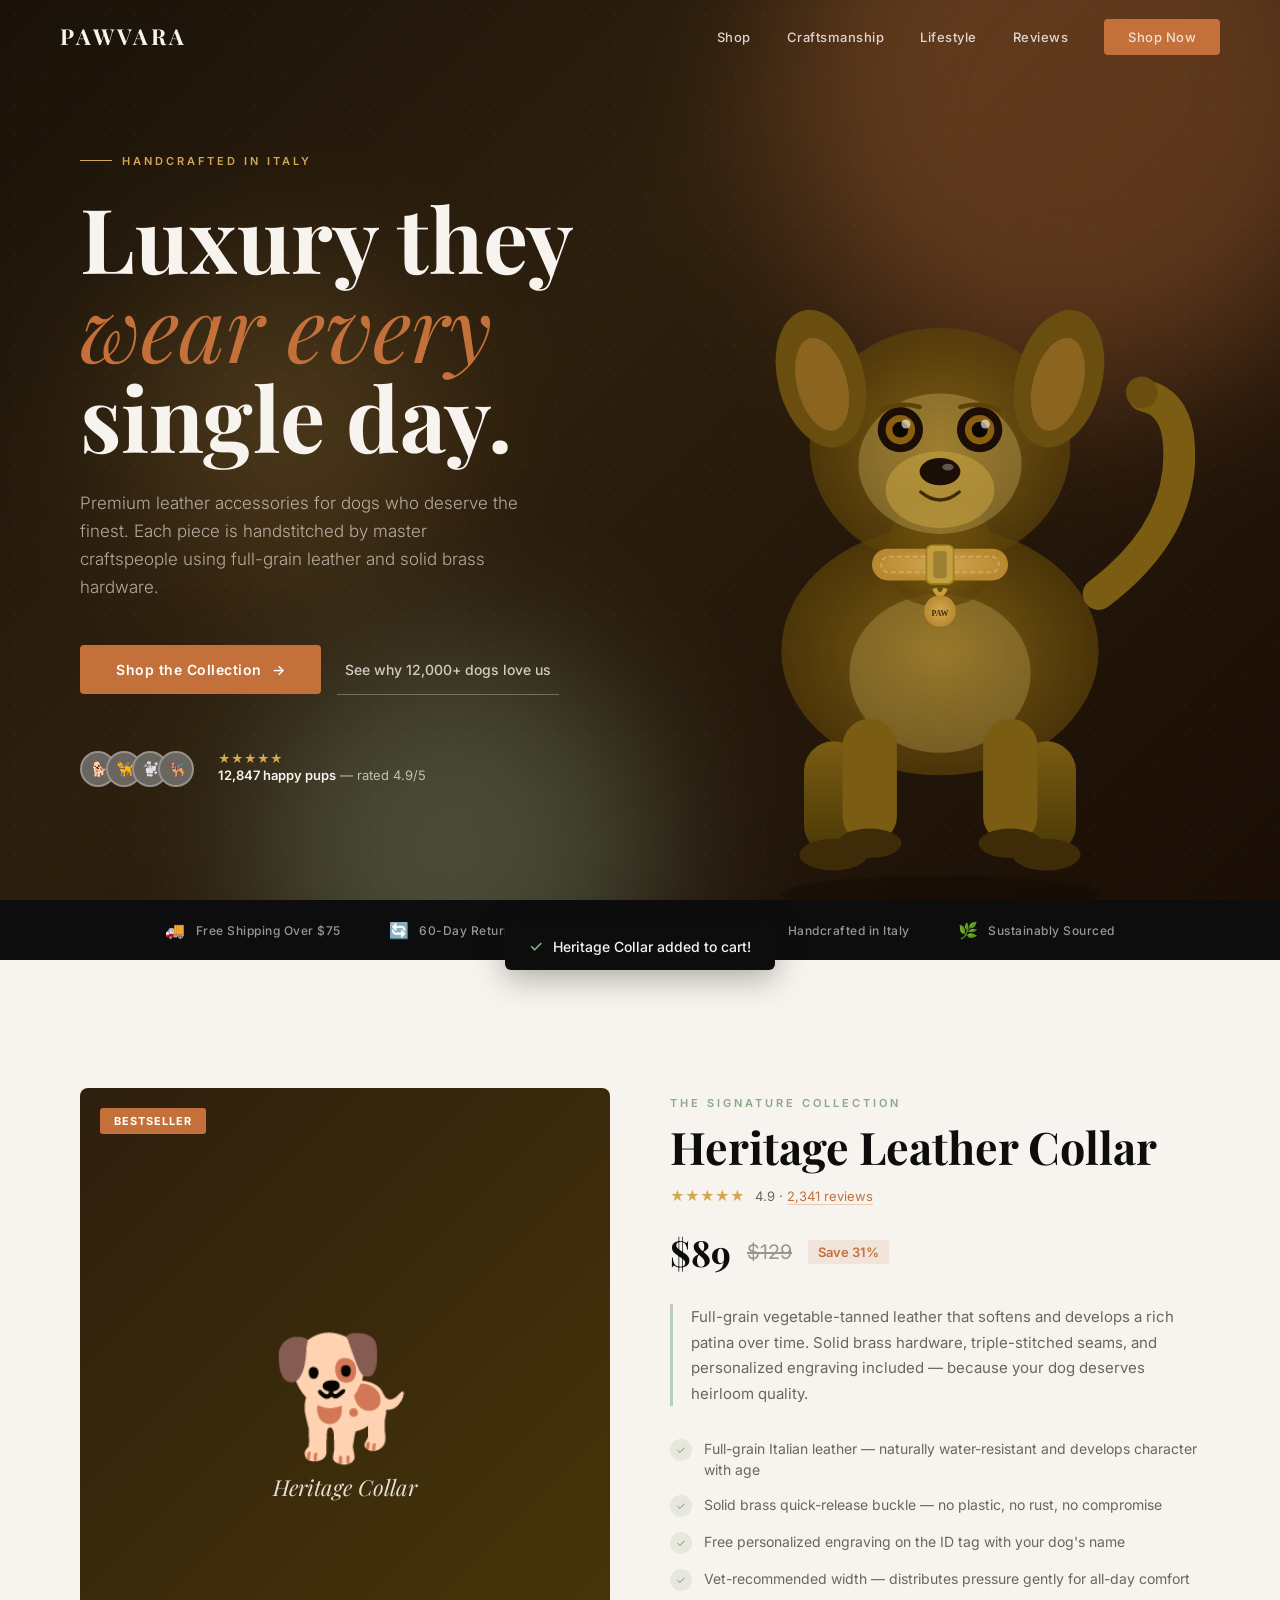
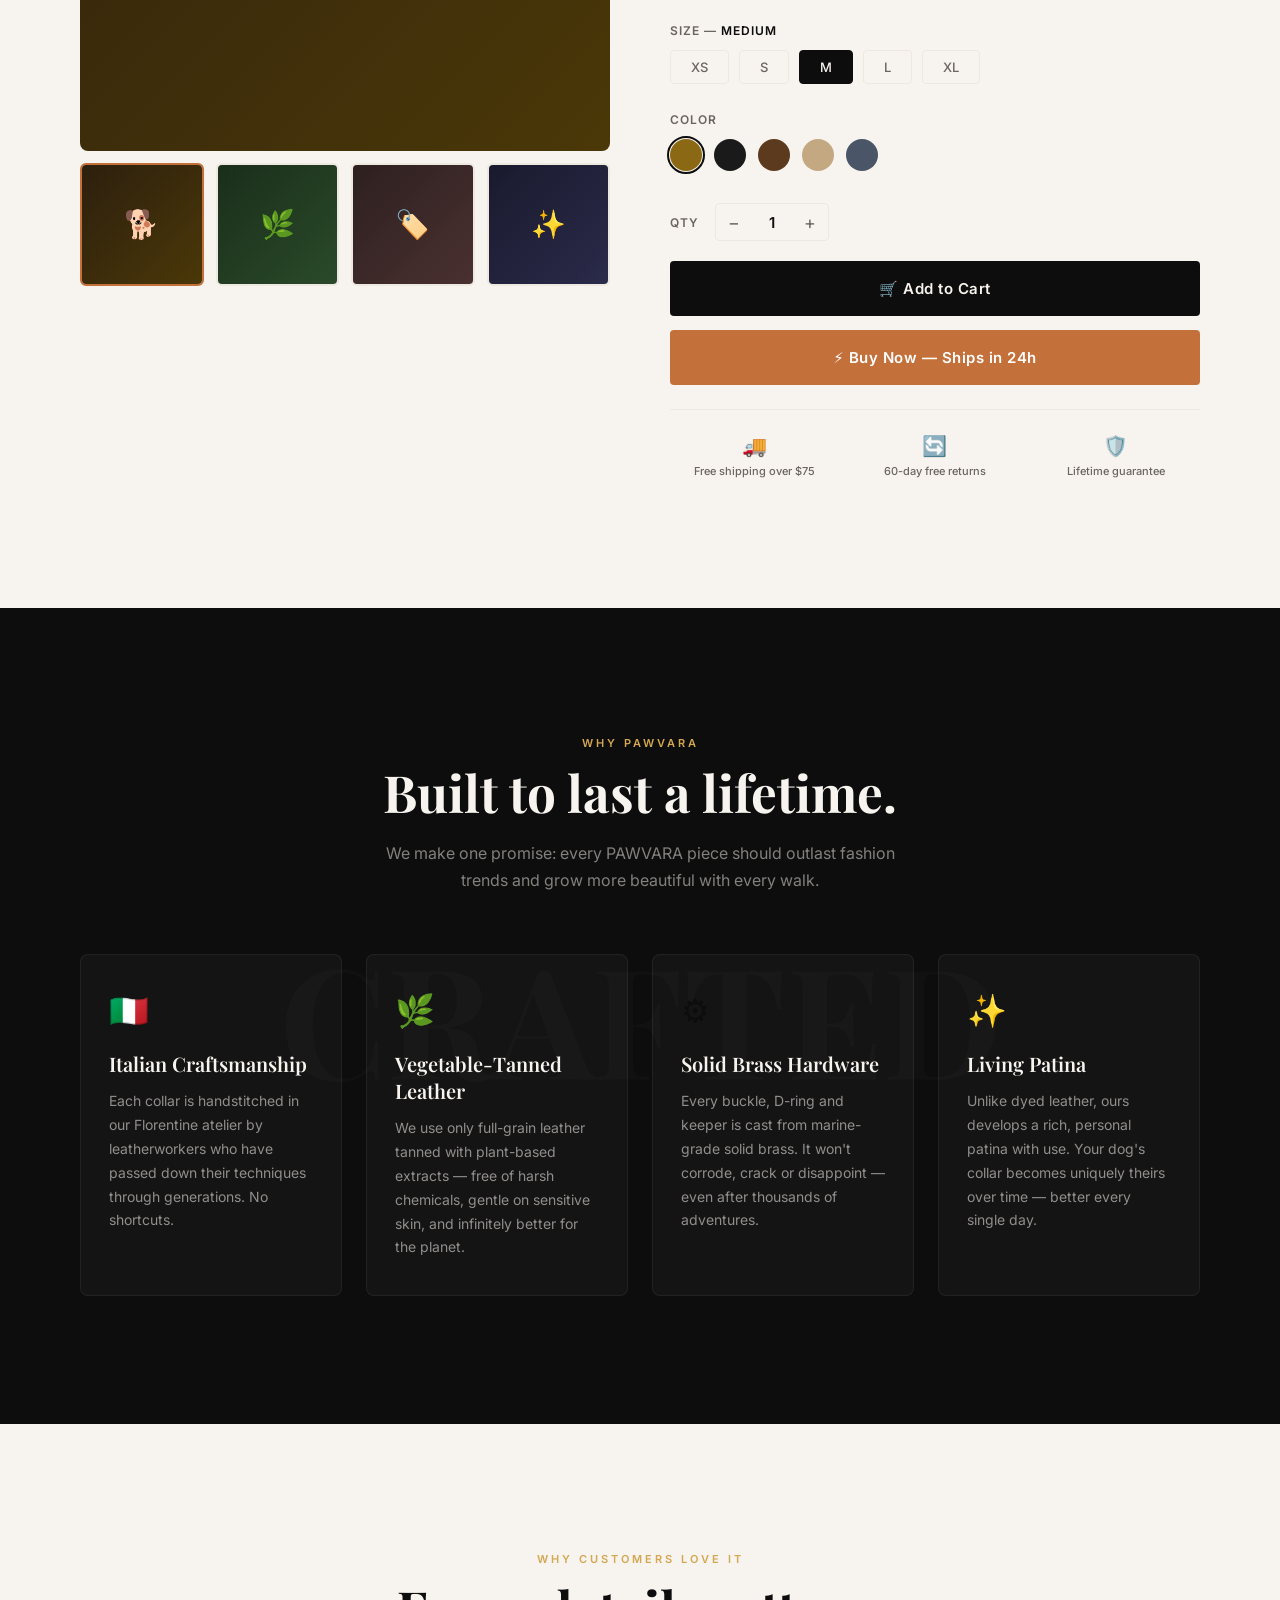
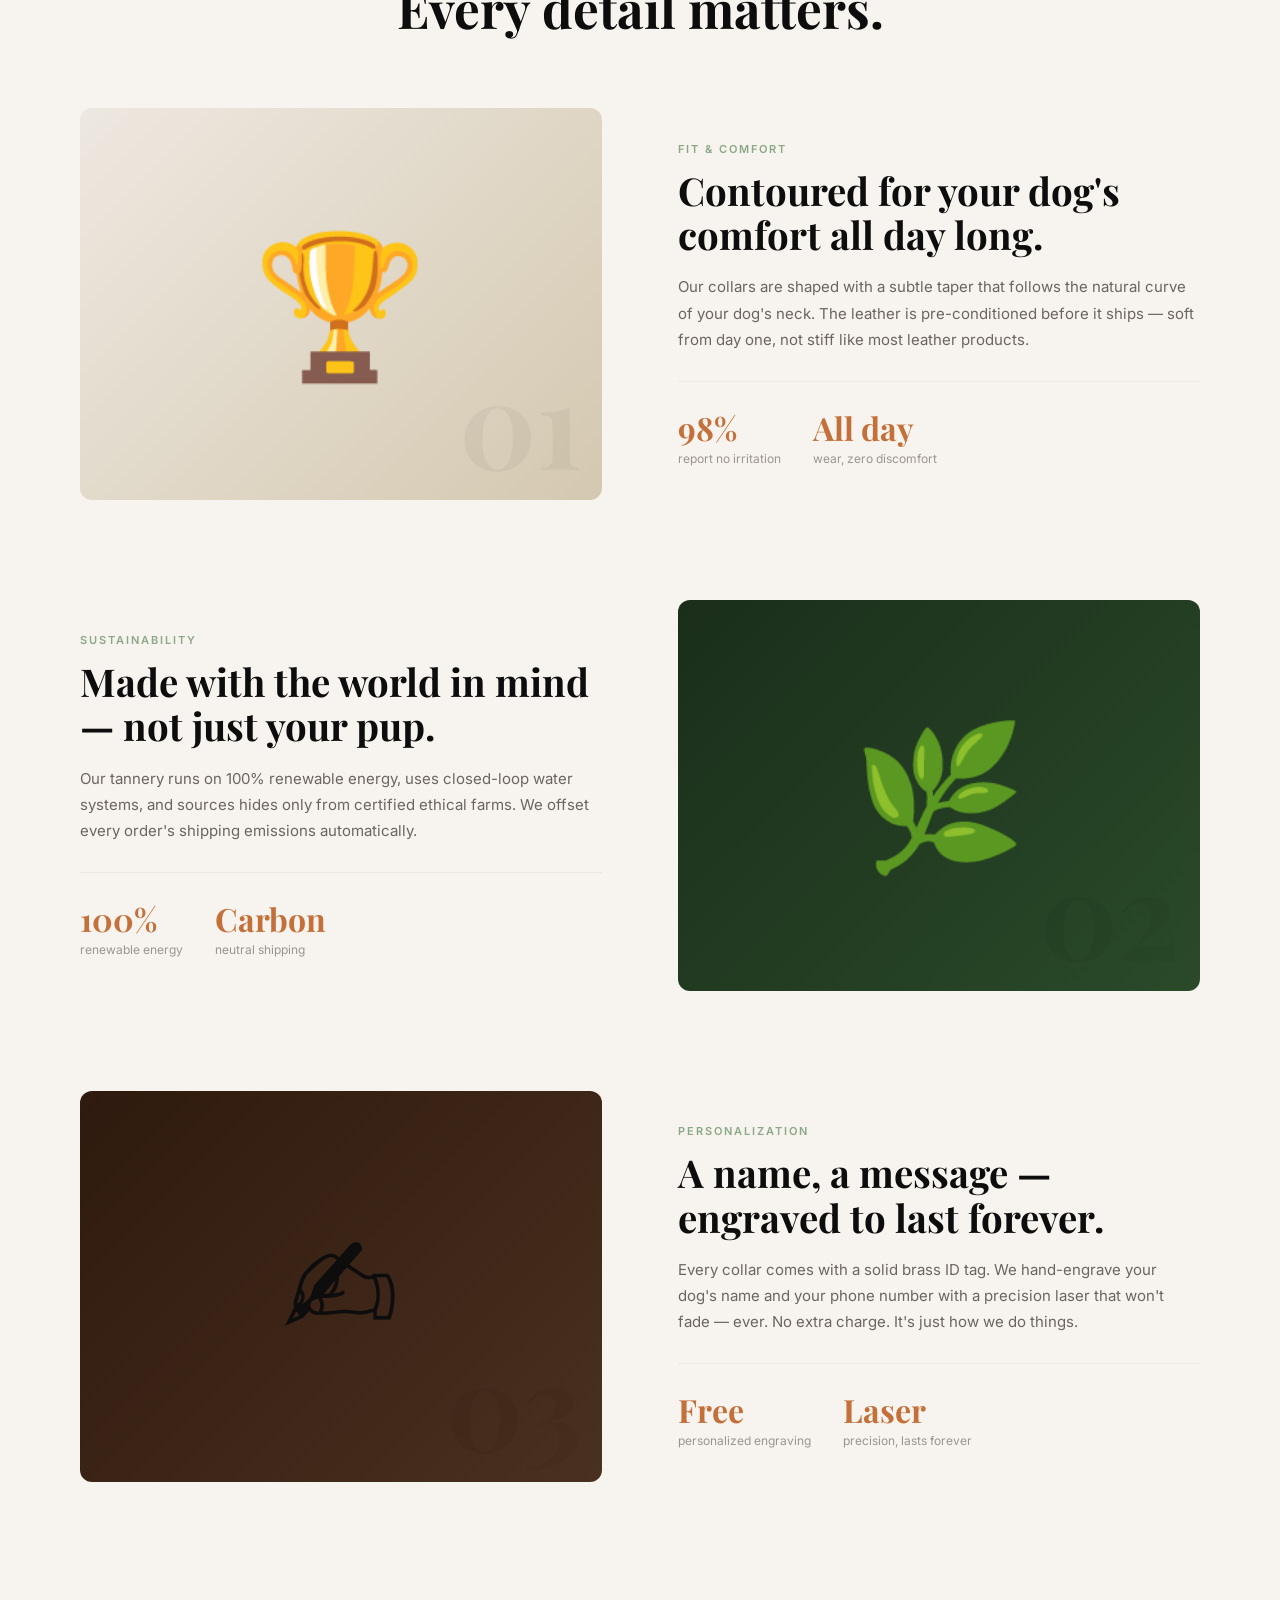
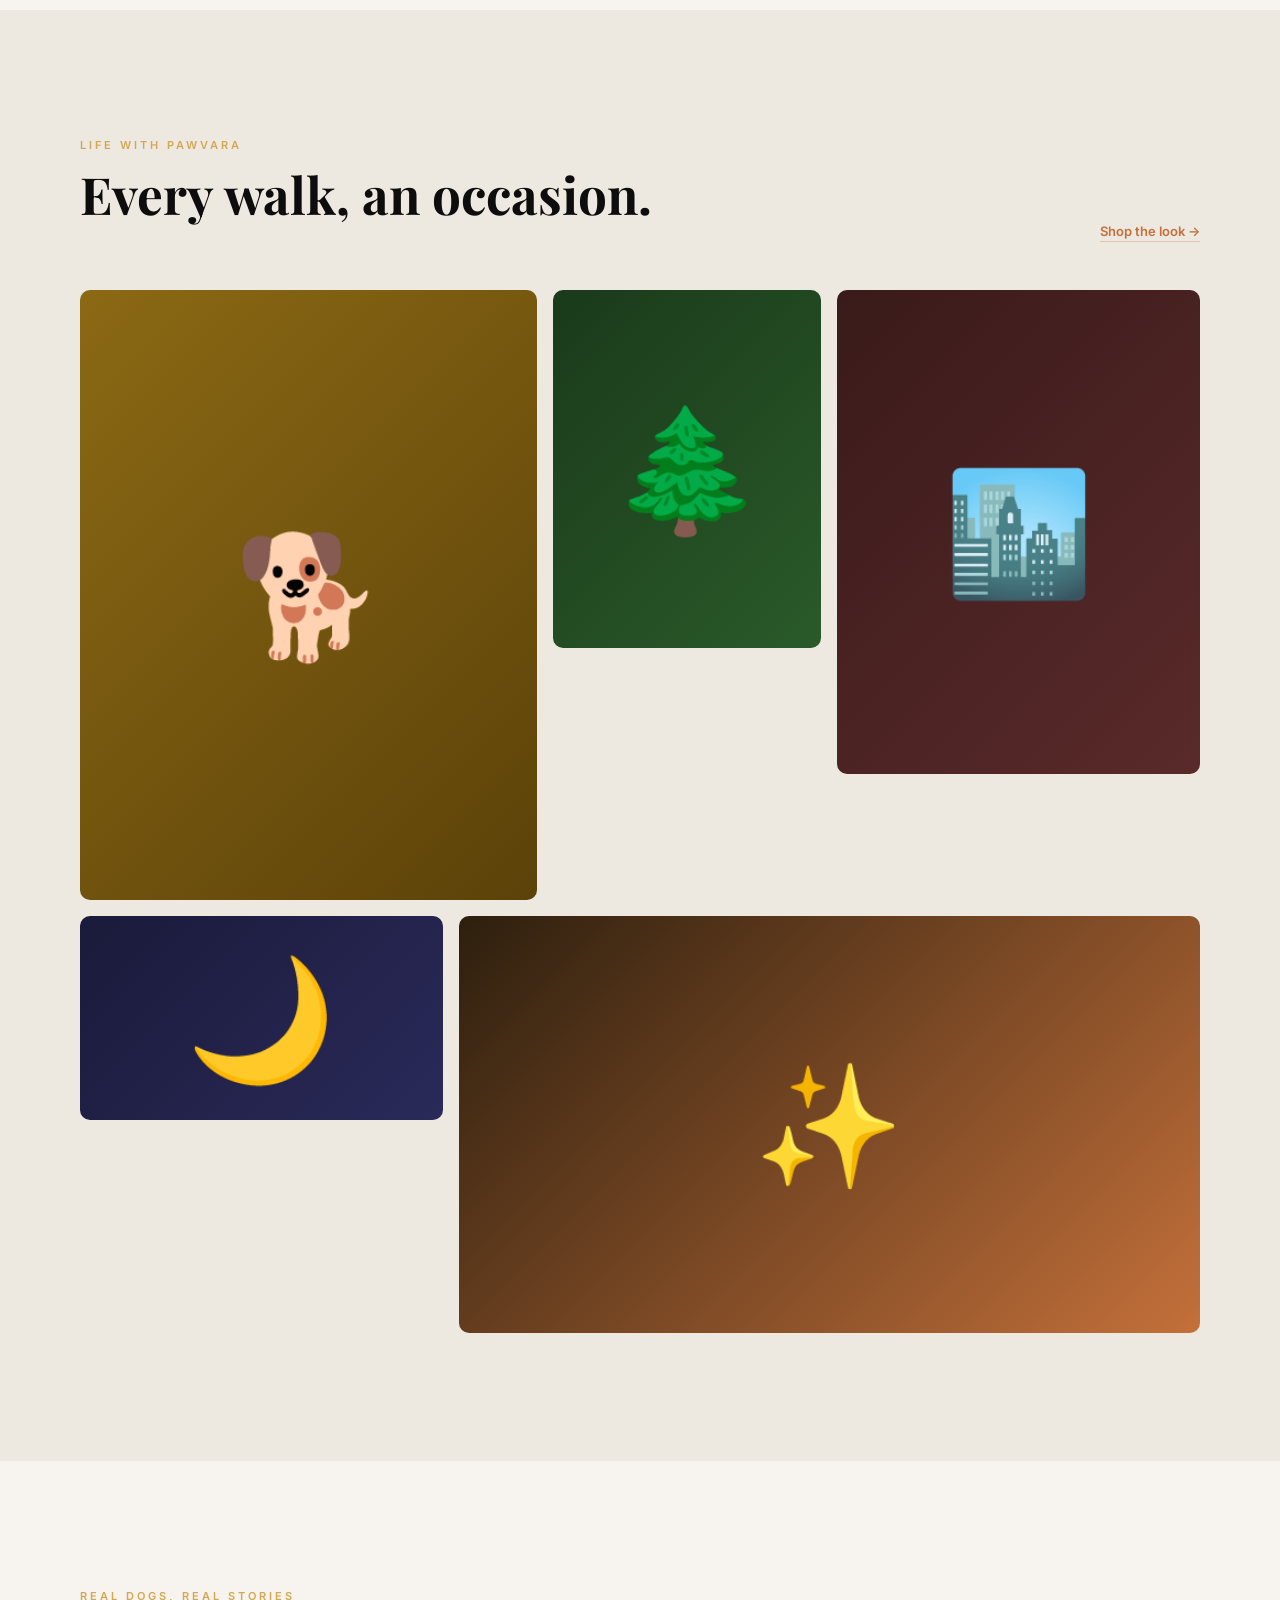
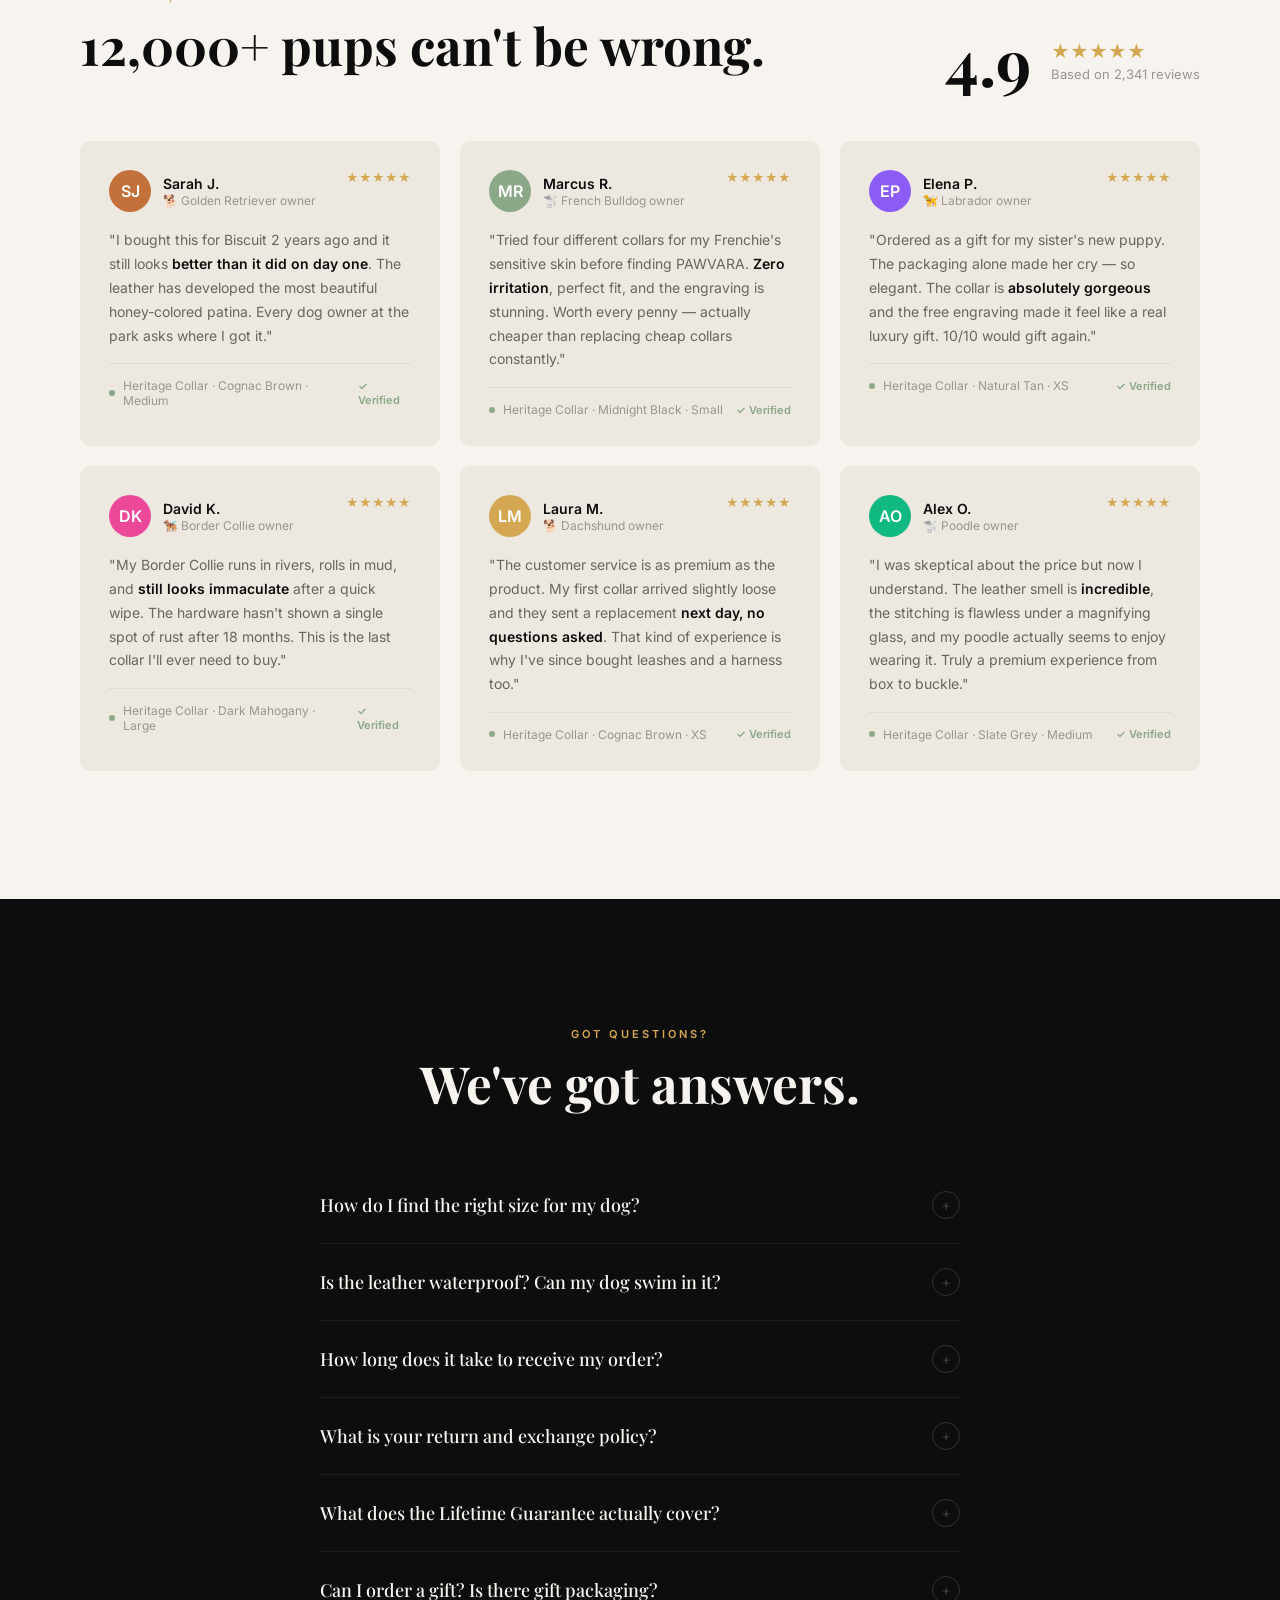
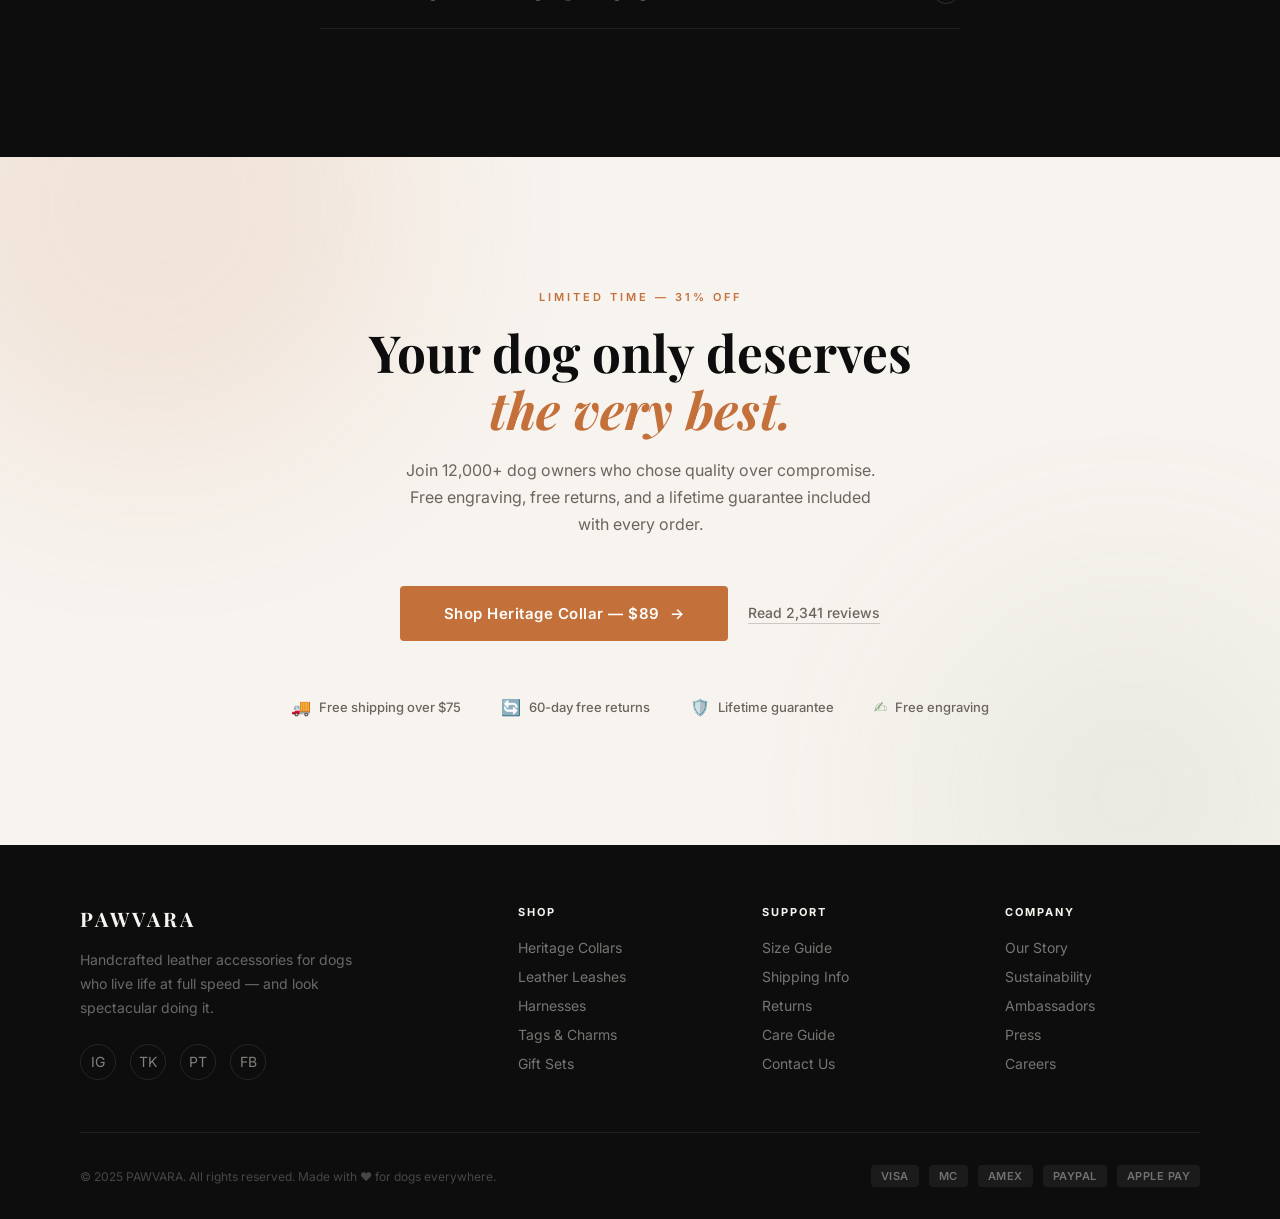
<file: index copy.html>
<!DOCTYPE html>
<html lang="en">
<head>
<meta charset="UTF-8">
<meta name="viewport" content="width=device-width, initial-scale=1.0">
<title>PAWVARA — Premium Dog Accessories</title>
<meta name="description" content="Handcrafted leather dog collars, leashes, and accessories for dogs who deserve the best. Shop PAWVARA's premium collection.">
<link rel="preconnect" href="https://fonts.googleapis.com">
<link rel="preconnect" href="https://fonts.gstatic.com" crossorigin>
<link href="https://fonts.googleapis.com/css2?family=Playfair+Display:ital,wght@0,400;0,500;0,600;0,700;1,400;1,500&family=Inter:wght@300;400;500;600&display=swap" rel="stylesheet">
<style>
/* ═══════════════════════════════════════════
   TOKENS & RESET
═══════════════════════════════════════════ */
:root {
  --obsidian: #0D0D0D;
  --ivory: #F7F3EE;
  --ivory-deep: #EDE8E0;
  --sage: #8BA888;
  --sage-light: #B8CFBA;
  --amber: #C4703A;
  --amber-light: #D4895C;
  --gold: #D4A853;
  --stone: #6B6560;
  --stone-light: #9B9590;
  --white: #FFFFFF;

  --font-display: 'Playfair Display', Georgia, serif;
  --font-body: 'Inter', system-ui, sans-serif;

  --ease-out: cubic-bezier(0.16, 1, 0.3, 1);
  --ease-in-out: cubic-bezier(0.45, 0, 0.55, 1);

  --nav-h: 72px;
  --section-pad: clamp(80px, 10vw, 140px);
  --container: 1240px;
  --gutter: clamp(20px, 5vw, 60px);
}

*, *::before, *::after { box-sizing: border-box; margin: 0; padding: 0; }

html { scroll-behavior: smooth; font-size: 16px; }

body {
  font-family: var(--font-body);
  background: var(--ivory);
  color: var(--obsidian);
  overflow-x: hidden;
  -webkit-font-smoothing: antialiased;
}

img { display: block; max-width: 100%; }
a { text-decoration: none; color: inherit; }
button { border: none; cursor: pointer; font-family: var(--font-body); }
ul { list-style: none; }

.container {
  max-width: var(--container);
  margin: 0 auto;
  padding: 0 var(--gutter);
}

/* ═══════════════════════════════════════════
   SCROLL ANIMATIONS
═══════════════════════════════════════════ */
.reveal {
  opacity: 0;
  transform: translateY(40px);
  transition: opacity 0.8s var(--ease-out), transform 0.8s var(--ease-out);
}
.reveal.revealed { opacity: 1; transform: translateY(0); }
.reveal-delay-1 { transition-delay: 0.1s; }
.reveal-delay-2 { transition-delay: 0.2s; }
.reveal-delay-3 { transition-delay: 0.3s; }
.reveal-delay-4 { transition-delay: 0.4s; }
.reveal-left {
  opacity: 0;
  transform: translateX(-40px);
  transition: opacity 0.9s var(--ease-out), transform 0.9s var(--ease-out);
}
.reveal-left.revealed { opacity: 1; transform: translateX(0); }
.reveal-right {
  opacity: 0;
  transform: translateX(40px);
  transition: opacity 0.9s var(--ease-out), transform 0.9s var(--ease-out);
}
.reveal-right.revealed { opacity: 1; transform: translateX(0); }
.reveal-scale {
  opacity: 0;
  transform: scale(0.92);
  transition: opacity 0.9s var(--ease-out), transform 0.9s var(--ease-out);
}
.reveal-scale.revealed { opacity: 1; transform: scale(1); }

@media (prefers-reduced-motion: reduce) {
  .reveal, .reveal-left, .reveal-right, .reveal-scale {
    opacity: 1; transform: none; transition: none;
  }
}

/* ═══════════════════════════════════════════
   NAV
═══════════════════════════════════════════ */
.nav {
  position: fixed;
  top: 0; left: 0; right: 0;
  height: var(--nav-h);
  z-index: 100;
  display: flex;
  align-items: center;
  padding: 0 var(--gutter);
  transition: background 0.4s ease, box-shadow 0.4s ease;
}
.nav.scrolled {
  background: rgba(247, 243, 238, 0.95);
  backdrop-filter: blur(12px);
  box-shadow: 0 1px 0 rgba(13,13,13,0.08);
}
.nav-inner {
  width: 100%;
  max-width: var(--container);
  margin: 0 auto;
  display: flex;
  align-items: center;
  justify-content: space-between;
}
.nav-logo {
  font-family: var(--font-display);
  font-size: 22px;
  font-weight: 700;
  letter-spacing: 3px;
  color: var(--ivory);
  transition: color 0.4s;
}
.nav.scrolled .nav-logo { color: var(--obsidian); }
.nav-links {
  display: flex;
  gap: 36px;
  align-items: center;
}
.nav-links a {
  font-size: 13px;
  font-weight: 500;
  letter-spacing: 0.5px;
  color: rgba(247,243,238,0.85);
  transition: color 0.2s;
}
.nav.scrolled .nav-links a { color: var(--stone); }
.nav-links a:hover { color: var(--amber); }
.nav.scrolled .nav-links a:hover { color: var(--amber); }
.nav-cta {
  background: var(--amber);
  color: var(--white);
  padding: 10px 24px;
  border-radius: 4px;
  font-size: 13px;
  font-weight: 600;
  letter-spacing: 0.5px;
  transition: background 0.2s, transform 0.2s;
}
.nav-cta:hover { background: var(--amber-light); transform: translateY(-1px); color: var(--white); }
.nav-hamburger {
  display: none;
  flex-direction: column;
  gap: 5px;
  background: none;
  padding: 4px;
}
.nav-hamburger span {
  display: block;
  width: 22px;
  height: 2px;
  background: var(--ivory);
  transition: background 0.4s, transform 0.3s;
  border-radius: 2px;
}
.nav.scrolled .nav-hamburger span { background: var(--obsidian); }

/* Mobile nav drawer */
.nav-drawer {
  position: fixed;
  top: 0; right: -100%;
  width: min(320px, 85vw);
  height: 100vh;
  background: var(--ivory);
  z-index: 200;
  padding: 80px 40px 40px;
  display: flex;
  flex-direction: column;
  gap: 32px;
  transition: right 0.4s var(--ease-out);
  box-shadow: -4px 0 40px rgba(0,0,0,0.15);
}
.nav-drawer.open { right: 0; }
.nav-drawer a {
  font-family: var(--font-display);
  font-size: 22px;
  font-weight: 500;
  color: var(--obsidian);
  border-bottom: 1px solid var(--ivory-deep);
  padding-bottom: 16px;
}
.nav-overlay {
  position: fixed;
  inset: 0;
  background: rgba(0,0,0,0.5);
  z-index: 150;
  opacity: 0;
  pointer-events: none;
  transition: opacity 0.3s;
}
.nav-overlay.active { opacity: 1; pointer-events: all; }
.drawer-close {
  position: absolute;
  top: 24px; right: 24px;
  background: none;
  font-size: 24px;
  color: var(--stone);
  line-height: 1;
}

@media (max-width: 768px) {
  .nav-links { display: none; }
  .nav-hamburger { display: flex; }
}

/* ═══════════════════════════════════════════
   HERO
═══════════════════════════════════════════ */
.hero {
  position: relative;
  height: 100vh;
  min-height: 640px;
  display: flex;
  align-items: center;
  overflow: hidden;
}
.hero-bg {
  position: absolute;
  inset: 0;
  background: linear-gradient(135deg, #1a1209 0%, #2d1f0e 40%, #1a0e06 100%);
}
/* Animated gradient orbs */
.hero-orb {
  position: absolute;
  border-radius: 50%;
  filter: blur(80px);
  opacity: 0.35;
  animation: float 8s ease-in-out infinite;
}
.hero-orb-1 {
  width: 600px; height: 600px;
  background: var(--amber);
  top: -200px; right: -100px;
  animation-delay: 0s;
}
.hero-orb-2 {
  width: 400px; height: 400px;
  background: var(--sage);
  bottom: -150px; left: 20%;
  animation-delay: -3s;
}
.hero-orb-3 {
  width: 300px; height: 300px;
  background: var(--gold);
  top: 30%; left: 10%;
  animation-delay: -5s;
  opacity: 0.2;
}
@keyframes float {
  0%, 100% { transform: translateY(0) scale(1); }
  50% { transform: translateY(-30px) scale(1.05); }
}

/* Dog silhouette illustration */
.hero-illustration {
  position: absolute;
  right: 0;
  bottom: 0;
  width: min(55%, 680px);
  height: 90%;
  overflow: hidden;
  opacity: 0;
  transform: translateX(30px);
  animation: heroImgIn 1.2s 0.4s var(--ease-out) forwards;
}
@keyframes heroImgIn {
  to { opacity: 1; transform: translateX(0); }
}
.hero-dog-scene {
  width: 100%;
  height: 100%;
  position: relative;
}
/* SVG illustration of a dog */
.hero-illustration svg {
  width: 100%;
  height: 100%;
  object-fit: contain;
}

/* Mesh texture overlay */
.hero-mesh {
  position: absolute;
  inset: 0;
  background-image: radial-gradient(rgba(255,255,255,0.03) 1px, transparent 1px);
  background-size: 30px 30px;
  pointer-events: none;
}

.hero-content {
  position: relative;
  z-index: 2;
  padding: calc(var(--nav-h) + 20px) var(--gutter) 60px;
  width: 100%;
  max-width: var(--container);
  margin: 0 auto;
}
.hero-eyebrow {
  display: inline-flex;
  align-items: center;
  gap: 10px;
  font-size: 11px;
  font-weight: 600;
  letter-spacing: 3px;
  text-transform: uppercase;
  color: var(--gold);
  margin-bottom: 24px;
  opacity: 0;
  animation: fadeUp 0.8s 0.5s var(--ease-out) forwards;
}
.hero-eyebrow::before {
  content: '';
  display: block;
  width: 32px;
  height: 1px;
  background: var(--gold);
}
.hero-headline {
  font-family: var(--font-display);
  font-size: clamp(48px, 7vw, 96px);
  font-weight: 700;
  line-height: 1.0;
  color: var(--ivory);
  max-width: 680px;
  margin-bottom: 28px;
  opacity: 0;
  animation: fadeUp 0.9s 0.65s var(--ease-out) forwards;
}
.hero-headline em {
  font-style: italic;
  color: var(--amber);
  font-weight: 400;
}
.hero-sub {
  font-size: 17px;
  line-height: 1.65;
  color: rgba(247,243,238,0.65);
  max-width: 440px;
  margin-bottom: 44px;
  font-weight: 300;
  opacity: 0;
  animation: fadeUp 0.9s 0.8s var(--ease-out) forwards;
}
.hero-actions {
  display: flex;
  gap: 16px;
  align-items: center;
  flex-wrap: wrap;
  opacity: 0;
  animation: fadeUp 0.9s 0.95s var(--ease-out) forwards;
}
.btn-primary {
  display: inline-flex;
  align-items: center;
  gap: 10px;
  background: var(--amber);
  color: var(--white);
  padding: 16px 36px;
  border-radius: 4px;
  font-size: 14px;
  font-weight: 600;
  letter-spacing: 0.5px;
  transition: background 0.25s, transform 0.25s, box-shadow 0.25s;
  position: relative;
  overflow: hidden;
}
.btn-primary::after {
  content: '';
  position: absolute;
  inset: 0;
  background: linear-gradient(90deg, transparent, rgba(255,255,255,0.15), transparent);
  transform: translateX(-100%);
  transition: transform 0.5s;
}
.btn-primary:hover::after { transform: translateX(100%); }
.btn-primary:hover {
  background: var(--amber-light);
  transform: translateY(-2px);
  box-shadow: 0 12px 40px rgba(196, 112, 58, 0.4);
}
.btn-primary .btn-arrow {
  transition: transform 0.25s;
}
.btn-primary:hover .btn-arrow { transform: translateX(4px); }

.btn-ghost {
  display: inline-flex;
  align-items: center;
  gap: 8px;
  color: rgba(247,243,238,0.8);
  font-size: 14px;
  font-weight: 500;
  padding: 16px 8px;
  border-bottom: 1px solid rgba(247,243,238,0.3);
  transition: color 0.2s, border-color 0.2s;
}
.btn-ghost:hover { color: var(--ivory); border-color: var(--ivory); }

.hero-proof {
  margin-top: 56px;
  display: flex;
  align-items: center;
  gap: 24px;
  opacity: 0;
  animation: fadeUp 0.9s 1.1s var(--ease-out) forwards;
}
.proof-avatars {
  display: flex;
}
.proof-avatar {
  width: 36px;
  height: 36px;
  border-radius: 50%;
  border: 2px solid rgba(247,243,238,0.3);
  margin-left: -10px;
  overflow: hidden;
  background: var(--stone);
  display: flex;
  align-items: center;
  justify-content: center;
  font-size: 14px;
}
.proof-avatar:first-child { margin-left: 0; }
.proof-text {
  font-size: 13px;
  color: rgba(247,243,238,0.7);
  line-height: 1.5;
}
.proof-text strong { color: var(--ivory); font-weight: 600; }
.proof-stars {
  display: flex;
  gap: 2px;
  color: var(--gold);
  font-size: 12px;
}

.hero-scroll-hint {
  position: absolute;
  bottom: 32px;
  left: 50%;
  transform: translateX(-50%);
  display: flex;
  flex-direction: column;
  align-items: center;
  gap: 8px;
  color: rgba(247,243,238,0.4);
  font-size: 10px;
  letter-spacing: 2px;
  text-transform: uppercase;
  animation: scrollHint 2s 1.5s ease-in-out infinite;
  opacity: 0;
}
@keyframes scrollHint {
  0%, 100% { opacity: 0; transform: translateX(-50%) translateY(0); }
  30%, 70% { opacity: 1; }
  100% { transform: translateX(-50%) translateY(8px); }
}
.scroll-line {
  width: 1px;
  height: 40px;
  background: linear-gradient(to bottom, rgba(247,243,238,0.4), transparent);
  animation: scrollLine 2s ease-in-out infinite;
}
@keyframes scrollLine {
  0% { transform: scaleY(0); transform-origin: top; }
  50% { transform: scaleY(1); transform-origin: top; }
  51% { transform-origin: bottom; }
  100% { transform: scaleY(0); transform-origin: bottom; }
}

@keyframes fadeUp {
  from { opacity: 0; transform: translateY(24px); }
  to { opacity: 1; transform: translateY(0); }
}

/* ═══════════════════════════════════════════
   TRUST BAR
═══════════════════════════════════════════ */
.trust-bar {
  background: var(--obsidian);
  padding: 20px var(--gutter);
  overflow: hidden;
}
.trust-bar-inner {
  display: flex;
  gap: 48px;
  justify-content: center;
  align-items: center;
  flex-wrap: wrap;
}
.trust-item {
  display: flex;
  align-items: center;
  gap: 10px;
  white-space: nowrap;
  color: rgba(247,243,238,0.6);
  font-size: 12px;
  font-weight: 500;
  letter-spacing: 0.5px;
}
.trust-item-icon {
  font-size: 16px;
  color: var(--gold);
}

/* ═══════════════════════════════════════════
   PRODUCT SECTION
═══════════════════════════════════════════ */
.product-section {
  padding: var(--section-pad) 0;
  background: var(--ivory);
}
.product-grid {
  display: grid;
  grid-template-columns: 1fr 1fr;
  gap: 60px;
  align-items: start;
  max-width: var(--container);
  margin: 0 auto;
  padding: 0 var(--gutter);
}
/* Gallery */
.product-gallery {
  position: sticky;
  top: calc(var(--nav-h) + 20px);
}
.gallery-main {
  position: relative;
  border-radius: 8px;
  overflow: hidden;
  background: var(--ivory-deep);
  aspect-ratio: 4/5;
  cursor: zoom-in;
}
.gallery-main-img {
  width: 100%;
  height: 100%;
  object-fit: cover;
  transition: transform 0.6s var(--ease-out), opacity 0.4s;
}
.gallery-main:hover .gallery-main-img { transform: scale(1.03); }
.gallery-badge {
  position: absolute;
  top: 20px; left: 20px;
  background: var(--amber);
  color: var(--white);
  font-size: 11px;
  font-weight: 700;
  letter-spacing: 1px;
  text-transform: uppercase;
  padding: 6px 14px;
  border-radius: 3px;
}
.gallery-thumbs {
  display: grid;
  grid-template-columns: repeat(4, 1fr);
  gap: 12px;
  margin-top: 12px;
}
.gallery-thumb {
  aspect-ratio: 1;
  border-radius: 6px;
  overflow: hidden;
  cursor: pointer;
  border: 2px solid transparent;
  transition: border-color 0.2s, transform 0.2s;
  background: var(--ivory-deep);
}
.gallery-thumb.active { border-color: var(--amber); }
.gallery-thumb:hover { transform: translateY(-2px); }
.gallery-thumb-img {
  width: 100%;
  height: 100%;
  object-fit: cover;
  transition: transform 0.3s;
}
.gallery-thumb:hover .gallery-thumb-img { transform: scale(1.05); }

/* Product info */
.product-info { padding-top: 8px; }
.product-category {
  font-size: 11px;
  font-weight: 600;
  letter-spacing: 3px;
  text-transform: uppercase;
  color: var(--sage);
  margin-bottom: 12px;
}
.product-name {
  font-family: var(--font-display);
  font-size: clamp(32px, 3.5vw, 48px);
  font-weight: 700;
  line-height: 1.1;
  color: var(--obsidian);
  margin-bottom: 16px;
}
.product-rating {
  display: flex;
  align-items: center;
  gap: 10px;
  margin-bottom: 24px;
}
.stars { display: flex; gap: 3px; color: var(--gold); font-size: 14px; }
.rating-count { font-size: 13px; color: var(--stone); }
.rating-count a { color: var(--amber); border-bottom: 1px solid rgba(196,112,58,0.3); }
.product-price-row {
  display: flex;
  align-items: center;
  gap: 16px;
  margin-bottom: 28px;
}
.price-current {
  font-family: var(--font-display);
  font-size: 36px;
  font-weight: 700;
  color: var(--obsidian);
}
.price-original {
  font-size: 20px;
  color: var(--stone-light);
  text-decoration: line-through;
}
.price-save {
  font-size: 13px;
  font-weight: 600;
  color: var(--amber);
  background: rgba(196,112,58,0.1);
  padding: 4px 10px;
  border-radius: 3px;
}
.product-desc {
  font-size: 15px;
  line-height: 1.7;
  color: var(--stone);
  margin-bottom: 32px;
  border-left: 3px solid var(--sage-light);
  padding-left: 18px;
}

/* Variant selectors */
.variant-label {
  font-size: 12px;
  font-weight: 600;
  letter-spacing: 1px;
  text-transform: uppercase;
  color: var(--stone);
  margin-bottom: 12px;
}
.size-options {
  display: flex;
  gap: 10px;
  flex-wrap: wrap;
  margin-bottom: 28px;
}
.size-btn {
  padding: 8px 20px;
  border: 1.5px solid var(--ivory-deep);
  border-radius: 4px;
  background: none;
  font-size: 13px;
  font-weight: 500;
  color: var(--stone);
  transition: all 0.2s;
  cursor: pointer;
}
.size-btn:hover { border-color: var(--obsidian); color: var(--obsidian); }
.size-btn.active {
  border-color: var(--obsidian);
  background: var(--obsidian);
  color: var(--ivory);
}
.color-options {
  display: flex;
  gap: 12px;
  margin-bottom: 32px;
}
.color-btn {
  width: 32px; height: 32px;
  border-radius: 50%;
  border: none;
  cursor: pointer;
  position: relative;
  transition: transform 0.2s;
}
.color-btn::after {
  content: '';
  position: absolute;
  inset: -3px;
  border-radius: 50%;
  border: 2px solid transparent;
  transition: border-color 0.2s;
}
.color-btn:hover { transform: scale(1.1); }
.color-btn.active::after { border-color: var(--obsidian); }

.add-to-cart {
  width: 100%;
  background: var(--obsidian);
  color: var(--ivory);
  padding: 18px 32px;
  border-radius: 4px;
  font-size: 15px;
  font-weight: 600;
  letter-spacing: 0.5px;
  display: flex;
  align-items: center;
  justify-content: center;
  gap: 12px;
  transition: background 0.25s, transform 0.25s, box-shadow 0.25s;
  position: relative;
  overflow: hidden;
  margin-bottom: 14px;
}
.add-to-cart::after {
  content: '';
  position: absolute;
  inset: 0;
  background: linear-gradient(90deg, transparent, rgba(255,255,255,0.08), transparent);
  transform: translateX(-100%);
  transition: transform 0.5s;
}
.add-to-cart:hover::after { transform: translateX(100%); }
.add-to-cart:hover {
  background: #1f1f1f;
  transform: translateY(-2px);
  box-shadow: 0 12px 40px rgba(13, 13, 13, 0.3);
}
.add-to-cart:active { transform: translateY(0); }

.buy-now {
  width: 100%;
  background: var(--amber);
  color: var(--white);
  padding: 18px 32px;
  border-radius: 4px;
  font-size: 15px;
  font-weight: 600;
  letter-spacing: 0.5px;
  display: flex;
  align-items: center;
  justify-content: center;
  gap: 12px;
  transition: background 0.25s, transform 0.25s, box-shadow 0.25s;
  position: relative;
  overflow: hidden;
  margin-bottom: 24px;
}
.buy-now:hover {
  background: var(--amber-light);
  transform: translateY(-2px);
  box-shadow: 0 12px 40px rgba(196,112,58,0.35);
}
.product-trust {
  display: grid;
  grid-template-columns: repeat(3, 1fr);
  gap: 12px;
  padding-top: 24px;
  border-top: 1px solid var(--ivory-deep);
}
.ptrust-item {
  display: flex;
  flex-direction: column;
  align-items: center;
  gap: 6px;
  text-align: center;
}
.ptrust-icon { font-size: 20px; }
.ptrust-text {
  font-size: 11px;
  color: var(--stone);
  line-height: 1.4;
  font-weight: 500;
}

/* Highlights */
.product-highlights {
  display: flex;
  flex-direction: column;
  gap: 14px;
  margin-bottom: 32px;
}
.highlight-item {
  display: flex;
  align-items: flex-start;
  gap: 12px;
  font-size: 14px;
  color: var(--stone);
  line-height: 1.5;
}
.highlight-icon {
  width: 22px;
  height: 22px;
  border-radius: 50%;
  background: rgba(139, 168, 136, 0.15);
  display: flex;
  align-items: center;
  justify-content: center;
  font-size: 11px;
  flex-shrink: 0;
  margin-top: 1px;
  color: var(--sage);
}

@media (max-width: 900px) {
  .product-grid { grid-template-columns: 1fr; gap: 40px; }
  .product-gallery { position: static; }
  .gallery-thumbs { grid-template-columns: repeat(4, 1fr); }
}

/* ═══════════════════════════════════════════
   BENEFITS
═══════════════════════════════════════════ */
.benefits-section {
  padding: var(--section-pad) 0;
  background: var(--obsidian);
  position: relative;
  overflow: hidden;
}
.benefits-bg-text {
  position: absolute;
  top: 50%;
  left: 50%;
  transform: translate(-50%, -50%);
  font-family: var(--font-display);
  font-size: clamp(80px, 12vw, 180px);
  font-weight: 700;
  color: rgba(255,255,255,0.02);
  white-space: nowrap;
  pointer-events: none;
  user-select: none;
}
.section-tag {
  font-size: 11px;
  font-weight: 600;
  letter-spacing: 3px;
  text-transform: uppercase;
  color: var(--gold);
  margin-bottom: 14px;
  display: block;
}
.section-title {
  font-family: var(--font-display);
  font-size: clamp(32px, 4vw, 52px);
  font-weight: 700;
  line-height: 1.1;
  margin-bottom: 20px;
}
.section-title.light { color: var(--ivory); }
.section-sub {
  font-size: 16px;
  line-height: 1.7;
  color: var(--stone-light);
  max-width: 520px;
  margin-bottom: 60px;
}

.benefits-grid {
  display: grid;
  grid-template-columns: repeat(auto-fit, minmax(240px, 1fr));
  gap: 24px;
}
.benefit-card {
  background: rgba(255,255,255,0.03);
  border: 1px solid rgba(255,255,255,0.06);
  border-radius: 8px;
  padding: 36px 28px;
  transition: background 0.3s, border-color 0.3s, transform 0.3s;
  position: relative;
  overflow: hidden;
}
.benefit-card::before {
  content: '';
  position: absolute;
  top: 0; left: 0; right: 0;
  height: 2px;
  background: linear-gradient(90deg, var(--amber), var(--gold));
  transform: scaleX(0);
  transform-origin: left;
  transition: transform 0.4s var(--ease-out);
}
.benefit-card:hover {
  background: rgba(255,255,255,0.05);
  border-color: rgba(255,255,255,0.1);
  transform: translateY(-4px);
}
.benefit-card:hover::before { transform: scaleX(1); }
.benefit-icon {
  font-size: 32px;
  margin-bottom: 20px;
  display: block;
  transition: transform 0.3s;
}
.benefit-card:hover .benefit-icon { transform: scale(1.1); }
.benefit-title {
  font-family: var(--font-display);
  font-size: 20px;
  font-weight: 600;
  color: var(--ivory);
  margin-bottom: 12px;
}
.benefit-text {
  font-size: 14px;
  line-height: 1.7;
  color: rgba(247,243,238,0.55);
}

/* ═══════════════════════════════════════════
   WHY CUSTOMERS LOVE IT
═══════════════════════════════════════════ */
.features-section {
  padding: var(--section-pad) 0;
  background: var(--ivory);
}
.feature-row {
  display: grid;
  grid-template-columns: 1fr 1fr;
  gap: clamp(40px, 6vw, 100px);
  align-items: center;
  max-width: var(--container);
  margin: 0 auto;
  padding: 0 var(--gutter);
  margin-bottom: 100px;
}
.feature-row:last-child { margin-bottom: 0; }
.feature-row.reverse { direction: rtl; }
.feature-row.reverse > * { direction: ltr; }

.feature-visual {
  border-radius: 12px;
  overflow: hidden;
  position: relative;
  aspect-ratio: 4/3;
}
.feature-visual-inner {
  width: 100%;
  height: 100%;
  transition: transform 0.6s var(--ease-out);
  position: relative;
}
.feature-visual:hover .feature-visual-inner { transform: scale(1.03); }
.feature-visual-bg {
  width: 100%;
  height: 100%;
  display: flex;
  align-items: center;
  justify-content: center;
  font-size: clamp(80px, 12vw, 140px);
  position: relative;
}
.feature-visual-overlay {
  position: absolute;
  inset: 0;
  opacity: 0;
  background: linear-gradient(135deg, rgba(196,112,58,0.15), transparent);
  transition: opacity 0.4s;
}
.feature-visual:hover .feature-visual-overlay { opacity: 1; }
.feature-number {
  position: absolute;
  bottom: 20px; right: 20px;
  font-family: var(--font-display);
  font-size: 120px;
  font-weight: 700;
  color: rgba(0,0,0,0.04);
  line-height: 1;
  user-select: none;
}
.feature-tag {
  font-size: 11px;
  font-weight: 600;
  letter-spacing: 2px;
  text-transform: uppercase;
  color: var(--sage);
  margin-bottom: 12px;
}
.feature-title {
  font-family: var(--font-display);
  font-size: clamp(26px, 3vw, 40px);
  font-weight: 700;
  line-height: 1.15;
  color: var(--obsidian);
  margin-bottom: 18px;
}
.feature-text {
  font-size: 15px;
  line-height: 1.75;
  color: var(--stone);
  margin-bottom: 28px;
}
.feature-stats {
  display: flex;
  gap: 32px;
  padding-top: 24px;
  border-top: 1px solid var(--ivory-deep);
}
.fstat-num {
  font-family: var(--font-display);
  font-size: 32px;
  font-weight: 700;
  color: var(--amber);
}
.fstat-label { font-size: 12px; color: var(--stone-light); margin-top: 2px; }

@media (max-width: 768px) {
  .feature-row { grid-template-columns: 1fr; }
  .feature-row.reverse { direction: ltr; }
}

/* ═══════════════════════════════════════════
   LIFESTYLE SHOWCASE
═══════════════════════════════════════════ */
.lifestyle-section {
  padding: var(--section-pad) 0;
  background: var(--ivory-deep);
}
.lifestyle-header {
  max-width: var(--container);
  margin: 0 auto;
  padding: 0 var(--gutter);
  display: flex;
  justify-content: space-between;
  align-items: flex-end;
  margin-bottom: 48px;
  flex-wrap: wrap;
  gap: 24px;
}
.lifestyle-link {
  font-size: 13px;
  font-weight: 600;
  color: var(--amber);
  border-bottom: 1px solid rgba(196,112,58,0.3);
  padding-bottom: 2px;
  transition: border-color 0.2s;
}
.lifestyle-link:hover { border-color: var(--amber); }
.lifestyle-grid {
  display: grid;
  grid-template-columns: repeat(12, 1fr);
  grid-template-rows: auto;
  gap: 16px;
  max-width: var(--container);
  margin: 0 auto;
  padding: 0 var(--gutter);
}
.lcard {
  border-radius: 10px;
  overflow: hidden;
  position: relative;
  cursor: pointer;
}
.lcard:nth-child(1) { grid-column: 1 / 6; grid-row: 1; aspect-ratio: 3/4; }
.lcard:nth-child(2) { grid-column: 6 / 9; grid-row: 1; aspect-ratio: 3/4; }
.lcard:nth-child(3) { grid-column: 9 / 13; grid-row: 1; aspect-ratio: 3/4; }
.lcard:nth-child(4) { grid-column: 1 / 5; grid-row: 2; aspect-ratio: 16/9; }
.lcard:nth-child(5) { grid-column: 5 / 13; grid-row: 2; aspect-ratio: 16/9; }

.lcard-inner {
  width: 100%;
  height: 100%;
  position: relative;
  overflow: hidden;
  display: flex;
  align-items: center;
  justify-content: center;
}
.lcard-bg {
  width: 100%;
  height: 100%;
  position: absolute;
  inset: 0;
  transition: transform 0.6s var(--ease-out);
  display: flex;
  align-items: center;
  justify-content: center;
  font-size: clamp(60px, 10vw, 120px);
}
.lcard:hover .lcard-bg { transform: scale(1.06); }
.lcard-overlay {
  position: absolute;
  inset: 0;
  background: linear-gradient(to top, rgba(13,13,13,0.6) 0%, transparent 60%);
  opacity: 0;
  transition: opacity 0.4s;
}
.lcard:hover .lcard-overlay { opacity: 1; }
.lcard-label {
  position: absolute;
  bottom: 16px; left: 16px;
  color: var(--ivory);
  font-size: 13px;
  font-weight: 600;
  opacity: 0;
  transform: translateY(8px);
  transition: opacity 0.3s, transform 0.3s;
}
.lcard:hover .lcard-label { opacity: 1; transform: translateY(0); }

@media (max-width: 768px) {
  .lifestyle-grid { grid-template-columns: 1fr 1fr; }
  .lcard:nth-child(1), .lcard:nth-child(2), .lcard:nth-child(3),
  .lcard:nth-child(4), .lcard:nth-child(5) {
    grid-column: auto;
    grid-row: auto;
    aspect-ratio: 1;
  }
}

/* ═══════════════════════════════════════════
   REVIEWS
═══════════════════════════════════════════ */
.reviews-section {
  padding: var(--section-pad) 0;
  background: var(--ivory);
  overflow: hidden;
}
.reviews-header {
  max-width: var(--container);
  margin: 0 auto;
  padding: 0 var(--gutter);
  display: flex;
  justify-content: space-between;
  align-items: flex-end;
  margin-bottom: 48px;
  flex-wrap: wrap;
  gap: 24px;
}
.reviews-summary {
  display: flex;
  align-items: center;
  gap: 20px;
}
.review-big-num {
  font-family: var(--font-display);
  font-size: 64px;
  font-weight: 700;
  color: var(--obsidian);
  line-height: 1;
}
.reviews-summary-text { display: flex; flex-direction: column; gap: 4px; }
.review-stars-lg { display: flex; gap: 4px; color: var(--gold); font-size: 18px; }
.review-count { font-size: 13px; color: var(--stone-light); }

.reviews-track-wrap {
  position: relative;
  max-width: var(--container);
  margin: 0 auto;
  padding: 0 var(--gutter);
}
.reviews-track {
  display: grid;
  grid-template-columns: repeat(auto-fill, minmax(320px, 1fr));
  gap: 20px;
}
.review-card {
  background: var(--ivory-deep);
  border-radius: 10px;
  padding: 28px;
  transition: transform 0.3s, box-shadow 0.3s;
  border: 1px solid transparent;
}
.review-card:hover {
  transform: translateY(-4px);
  box-shadow: 0 20px 60px rgba(0,0,0,0.08);
  border-color: var(--ivory-deep);
}
.review-top {
  display: flex;
  justify-content: space-between;
  align-items: flex-start;
  margin-bottom: 16px;
}
.reviewer-info { display: flex; align-items: center; gap: 12px; }
.reviewer-avatar {
  width: 42px; height: 42px;
  border-radius: 50%;
  display: flex;
  align-items: center;
  justify-content: center;
  font-size: 16px;
  font-weight: 600;
  color: var(--white);
  flex-shrink: 0;
}
.reviewer-name { font-size: 14px; font-weight: 600; color: var(--obsidian); }
.reviewer-pet { font-size: 12px; color: var(--stone-light); margin-top: 1px; }
.review-rating { display: flex; gap: 2px; color: var(--gold); font-size: 12px; }
.review-text {
  font-size: 14px;
  line-height: 1.7;
  color: var(--stone);
  margin-bottom: 16px;
}
.review-text strong { color: var(--obsidian); font-weight: 600; }
.review-product {
  display: flex;
  align-items: center;
  gap: 8px;
  font-size: 12px;
  color: var(--stone-light);
  padding-top: 14px;
  border-top: 1px solid rgba(0,0,0,0.06);
}
.review-product-dot {
  width: 6px; height: 6px;
  border-radius: 50%;
  background: var(--sage);
}
.review-verified {
  display: flex;
  align-items: center;
  gap: 4px;
  font-size: 11px;
  font-weight: 600;
  color: var(--sage);
  margin-left: auto;
}

/* ═══════════════════════════════════════════
   FAQ
═══════════════════════════════════════════ */
.faq-section {
  padding: var(--section-pad) 0;
  background: var(--obsidian);
}
.faq-inner {
  max-width: 760px;
  margin: 0 auto;
  padding: 0 var(--gutter);
}
.faq-list { display: flex; flex-direction: column; gap: 0; margin-top: 56px; }
.faq-item {
  border-bottom: 1px solid rgba(255,255,255,0.07);
}
.faq-question {
  width: 100%;
  background: none;
  display: flex;
  justify-content: space-between;
  align-items: center;
  padding: 24px 0;
  font-family: var(--font-display);
  font-size: 18px;
  font-weight: 500;
  color: var(--ivory);
  text-align: left;
  gap: 20px;
  cursor: pointer;
  transition: color 0.2s;
}
.faq-question:hover { color: var(--gold); }
.faq-icon {
  flex-shrink: 0;
  width: 28px; height: 28px;
  border-radius: 50%;
  border: 1.5px solid rgba(255,255,255,0.15);
  display: flex;
  align-items: center;
  justify-content: center;
  font-size: 14px;
  color: rgba(247,243,238,0.5);
  transition: all 0.3s;
}
.faq-item.open .faq-icon {
  background: var(--amber);
  border-color: var(--amber);
  color: var(--white);
  transform: rotate(45deg);
}
.faq-answer {
  max-height: 0;
  overflow: hidden;
  transition: max-height 0.4s var(--ease-out), padding 0.3s;
}
.faq-item.open .faq-answer { max-height: 300px; }
.faq-answer-inner {
  padding-bottom: 24px;
  font-size: 15px;
  line-height: 1.75;
  color: rgba(247,243,238,0.55);
}

/* ═══════════════════════════════════════════
   FINAL CTA
═══════════════════════════════════════════ */
.final-cta {
  padding: var(--section-pad) 0;
  background: var(--ivory);
  text-align: center;
  position: relative;
  overflow: hidden;
}
.final-cta-bg {
  position: absolute;
  inset: 0;
  pointer-events: none;
}
.final-cta-orb {
  position: absolute;
  border-radius: 50%;
  filter: blur(100px);
  opacity: 0.12;
}
.final-cta-orb-1 {
  width: 500px; height: 500px;
  background: var(--amber);
  top: -200px; left: -100px;
}
.final-cta-orb-2 {
  width: 400px; height: 400px;
  background: var(--sage);
  bottom: -150px; right: -50px;
}
.final-cta-inner {
  position: relative;
  z-index: 2;
}
.cta-eyebrow {
  display: inline-flex;
  align-items: center;
  gap: 10px;
  font-size: 11px;
  font-weight: 600;
  letter-spacing: 3px;
  text-transform: uppercase;
  color: var(--amber);
  margin-bottom: 20px;
}
.final-cta .section-title {
  max-width: 640px;
  margin: 0 auto 20px;
  color: var(--obsidian);
}
.final-cta-sub {
  font-size: 16px;
  line-height: 1.7;
  color: var(--stone);
  max-width: 480px;
  margin: 0 auto 48px;
}
.final-cta-actions {
  display: flex;
  align-items: center;
  justify-content: center;
  gap: 20px;
  flex-wrap: wrap;
  margin-bottom: 56px;
}
.final-trust {
  display: flex;
  justify-content: center;
  gap: 40px;
  flex-wrap: wrap;
}
.ftrust-item {
  display: flex;
  align-items: center;
  gap: 8px;
  font-size: 13px;
  color: var(--stone);
  font-weight: 500;
}
.ftrust-icon { color: var(--sage); font-size: 16px; }

/* ═══════════════════════════════════════════
   FOOTER
═══════════════════════════════════════════ */
footer {
  background: var(--obsidian);
  padding: 60px 0 32px;
}
.footer-inner {
  max-width: var(--container);
  margin: 0 auto;
  padding: 0 var(--gutter);
}
.footer-top {
  display: grid;
  grid-template-columns: 2fr 1fr 1fr 1fr;
  gap: 48px;
  padding-bottom: 48px;
  border-bottom: 1px solid rgba(255,255,255,0.07);
  margin-bottom: 32px;
}
.footer-brand .nav-logo {
  color: var(--ivory);
  display: inline-block;
  margin-bottom: 16px;
  font-size: 20px;
}
.footer-desc {
  font-size: 14px;
  line-height: 1.7;
  color: rgba(247,243,238,0.4);
  max-width: 280px;
  margin-bottom: 24px;
}
.footer-socials { display: flex; gap: 14px; }
.social-btn {
  width: 36px; height: 36px;
  border-radius: 50%;
  border: 1px solid rgba(255,255,255,0.1);
  display: flex;
  align-items: center;
  justify-content: center;
  font-size: 14px;
  color: rgba(247,243,238,0.5);
  transition: all 0.2s;
  cursor: pointer;
  background: none;
}
.social-btn:hover {
  border-color: var(--amber);
  color: var(--amber);
  transform: translateY(-2px);
}
.footer-col-title {
  font-size: 11px;
  font-weight: 700;
  letter-spacing: 2px;
  text-transform: uppercase;
  color: var(--ivory);
  margin-bottom: 20px;
}
.footer-col a {
  display: block;
  font-size: 14px;
  color: rgba(247,243,238,0.45);
  margin-bottom: 12px;
  transition: color 0.2s;
}
.footer-col a:hover { color: var(--ivory); }
.footer-bottom {
  display: flex;
  justify-content: space-between;
  align-items: center;
  flex-wrap: wrap;
  gap: 12px;
}
.footer-copy {
  font-size: 12px;
  color: rgba(247,243,238,0.25);
}
.footer-payments { display: flex; gap: 10px; align-items: center; }
.payment-badge {
  background: rgba(255,255,255,0.06);
  border-radius: 4px;
  padding: 4px 10px;
  font-size: 11px;
  font-weight: 600;
  color: rgba(247,243,238,0.4);
  letter-spacing: 0.5px;
}

@media (max-width: 768px) {
  .footer-top { grid-template-columns: 1fr 1fr; }
  .footer-brand { grid-column: 1 / -1; }
}
@media (max-width: 480px) {
  .footer-top { grid-template-columns: 1fr; }
}

/* ═══════════════════════════════════════════
   STICKY MOBILE CTA
═══════════════════════════════════════════ */
.sticky-buy {
  display: none;
  position: fixed;
  bottom: 0; left: 0; right: 0;
  background: var(--ivory);
  padding: 16px 20px;
  box-shadow: 0 -4px 30px rgba(0,0,0,0.12);
  z-index: 90;
  gap: 12px;
  align-items: center;
  transform: translateY(100%);
  transition: transform 0.4s var(--ease-out);
}
.sticky-buy.visible { transform: translateY(0); }
.sticky-buy-price {
  font-family: var(--font-display);
  font-size: 22px;
  font-weight: 700;
  color: var(--obsidian);
  flex: 1;
}
.sticky-buy .btn-primary {
  flex: 2;
  padding: 14px 24px;
}
@media (max-width: 900px) {
  .sticky-buy { display: flex; }
}

/* ═══════════════════════════════════════════
   MISC UTILITIES
═══════════════════════════════════════════ */
.text-center { text-align: center; }
.text-amber { color: var(--amber); }
.divider-line {
  width: 48px;
  height: 2px;
  background: var(--amber);
  margin: 0 auto 32px;
}

/* Quantity selector */
.qty-row {
  display: flex;
  align-items: center;
  gap: 16px;
  margin-bottom: 20px;
}
.qty-label {
  font-size: 12px;
  font-weight: 600;
  letter-spacing: 1px;
  text-transform: uppercase;
  color: var(--stone);
}
.qty-ctrl {
  display: flex;
  align-items: center;
  border: 1.5px solid var(--ivory-deep);
  border-radius: 4px;
  overflow: hidden;
}
.qty-btn {
  width: 36px; height: 36px;
  background: none;
  font-size: 18px;
  color: var(--stone);
  display: flex;
  align-items: center;
  justify-content: center;
  transition: background 0.2s, color 0.2s;
}
.qty-btn:hover { background: var(--ivory-deep); color: var(--obsidian); }
.qty-val {
  width: 40px;
  text-align: center;
  font-size: 15px;
  font-weight: 600;
  color: var(--obsidian);
  border: none;
  background: none;
  outline: none;
}

/* Toast notification */
.toast {
  position: fixed;
  bottom: 30px;
  left: 50%;
  transform: translateX(-50%) translateY(100px);
  background: var(--obsidian);
  color: var(--ivory);
  padding: 14px 24px;
  border-radius: 6px;
  font-size: 14px;
  font-weight: 500;
  display: flex;
  align-items: center;
  gap: 10px;
  z-index: 300;
  transition: transform 0.4s var(--ease-out);
  box-shadow: 0 8px 32px rgba(0,0,0,0.3);
  white-space: nowrap;
}
.toast.show { transform: translateX(-50%) translateY(0); }
.toast-icon { color: var(--sage); font-size: 16px; }

/* Loading shimmer on image placeholders */
@keyframes shimmer {
  0% { background-position: -200% 0; }
  100% { background-position: 200% 0; }
}
.shimmer {
  background: linear-gradient(90deg, var(--ivory-deep) 25%, #e8e3da 50%, var(--ivory-deep) 75%);
  background-size: 200% 100%;
  animation: shimmer 1.5s infinite;
}
</style>
</head>
<body>

<!-- ══ NAV ══ -->
<nav class="nav" id="nav" aria-label="Main navigation">
  <div class="nav-inner">
    <a href="#" class="nav-logo">PAWVARA</a>
    <ul class="nav-links" role="list">
      <li><a href="#product">Shop</a></li>
      <li><a href="#benefits">Craftsmanship</a></li>
      <li><a href="#lifestyle">Lifestyle</a></li>
      <li><a href="#reviews">Reviews</a></li>
      <li><a href="#product" class="nav-cta">Shop Now</a></li>
    </ul>
    <button class="nav-hamburger" id="navHamburger" aria-label="Open menu" aria-expanded="false">
      <span></span><span></span><span></span>
    </button>
  </div>
</nav>
<div class="nav-overlay" id="navOverlay"></div>
<div class="nav-drawer" id="navDrawer" role="dialog" aria-label="Mobile navigation">
  <button class="drawer-close" id="drawerClose" aria-label="Close menu">✕</button>
  <a href="#product" class="drawer-link">Shop</a>
  <a href="#benefits" class="drawer-link">Craftsmanship</a>
  <a href="#lifestyle" class="drawer-link">Lifestyle</a>
  <a href="#reviews" class="drawer-link">Reviews</a>
  <a href="#faq" class="drawer-link">FAQ</a>
</div>

<!-- ══ HERO ══ -->
<section class="hero" aria-label="Hero">
  <div class="hero-bg">
    <div class="hero-orb hero-orb-1"></div>
    <div class="hero-orb hero-orb-2"></div>
    <div class="hero-orb hero-orb-3"></div>
  </div>
  <div class="hero-mesh"></div>

  <!-- Dog SVG illustration -->
  <div class="hero-illustration" aria-hidden="true">
    <svg viewBox="0 0 600 700" xmlns="http://www.w3.org/2000/svg" preserveAspectRatio="xMidYMax meet">
      <defs>
        <radialGradient id="bodyGrad" cx="50%" cy="50%" r="50%">
          <stop offset="0%" stop-color="#8B6914" stop-opacity="0.9"/>
          <stop offset="100%" stop-color="#5C4209" stop-opacity="0.7"/>
        </radialGradient>
        <radialGradient id="collarGrad" cx="50%" cy="50%" r="50%">
          <stop offset="0%" stop-color="#D4A853"/>
          <stop offset="100%" stop-color="#B8892F"/>
        </radialGradient>
        <filter id="softBlur">
          <feGaussianBlur stdDeviation="1"/>
        </filter>
        <linearGradient id="legGrad" x1="0" y1="0" x2="0" y2="1">
          <stop offset="0%" stop-color="#7A5C12"/>
          <stop offset="100%" stop-color="#4A3808"/>
        </linearGradient>
      </defs>

      <!-- Shadow -->
      <ellipse cx="300" cy="695" rx="140" ry="16" fill="rgba(0,0,0,0.25)" filter="url(#softBlur)"/>

      <!-- Body -->
      <ellipse cx="300" cy="480" rx="140" ry="110" fill="url(#bodyGrad)"/>
      <!-- Belly lighter patch -->
      <ellipse cx="300" cy="500" rx="80" ry="70" fill="rgba(210,180,100,0.3)"/>

      <!-- Back legs -->
      <rect x="180" y="560" width="52" height="100" rx="26" fill="url(#legGrad)"/>
      <rect x="368" y="560" width="52" height="100" rx="26" fill="url(#legGrad)"/>
      <!-- Paws back -->
      <ellipse cx="206" cy="660" rx="30" ry="14" fill="#3D2C07"/>
      <ellipse cx="394" cy="660" rx="30" ry="14" fill="#3D2C07"/>

      <!-- Front legs -->
      <rect x="214" y="540" width="48" height="110" rx="24" fill="#7A5C12"/>
      <rect x="338" y="540" width="48" height="110" rx="24" fill="#7A5C12"/>
      <!-- Paws front -->
      <ellipse cx="238" cy="650" rx="28" ry="13" fill="#3D2C07"/>
      <ellipse cx="362" cy="650" rx="28" ry="13" fill="#3D2C07"/>

      <!-- Tail -->
      <path d="M440 430 Q520 370 510 290 Q505 260 480 255" stroke="#7A5C12" stroke-width="28" fill="none" stroke-linecap="round"/>
      <circle cx="478" cy="252" r="14" fill="#6A4E0F"/>

      <!-- Neck -->
      <rect x="255" y="350" width="90" height="90" rx="35" fill="url(#bodyGrad)"/>

      <!-- Head -->
      <ellipse cx="300" cy="300" rx="115" ry="105" fill="url(#bodyGrad)"/>

      <!-- Ears -->
      <ellipse cx="195" cy="240" rx="38" ry="62" fill="#6A4E0F" transform="rotate(-15 195 240)"/>
      <ellipse cx="405" cy="240" rx="38" ry="62" fill="#6A4E0F" transform="rotate(15 405 240)"/>
      <!-- Inner ears -->
      <ellipse cx="196" cy="245" rx="22" ry="42" fill="#8B6520" transform="rotate(-15 196 245)"/>
      <ellipse cx="404" cy="245" rx="22" ry="42" fill="#8B6520" transform="rotate(15 404 245)"/>

      <!-- Face lighter patch -->
      <ellipse cx="300" cy="315" rx="72" ry="62" fill="rgba(210,180,100,0.35)"/>

      <!-- Snout -->
      <ellipse cx="300" cy="338" rx="48" ry="34" fill="#C4A040" opacity="0.6"/>
      <!-- Nose -->
      <ellipse cx="300" cy="322" rx="18" ry="12" fill="#1a0e06"/>
      <!-- Nose shine -->
      <ellipse cx="307" cy="318" rx="5" ry="3" fill="rgba(255,255,255,0.3)"/>

      <!-- Mouth -->
      <path d="M283 340 Q300 354 317 340" stroke="#3D2C07" stroke-width="3" fill="none" stroke-linecap="round"/>

      <!-- Eyes -->
      <circle cx="265" cy="285" r="20" fill="#1a0e06"/>
      <circle cx="335" cy="285" r="20" fill="#1a0e06"/>
      <!-- Eye irises -->
      <circle cx="265" cy="285" r="13" fill="#8B5E10"/>
      <circle cx="335" cy="285" r="13" fill="#8B5E10"/>
      <!-- Pupils -->
      <circle cx="265" cy="285" r="7" fill="#0D0700"/>
      <circle cx="335" cy="285" r="7" fill="#0D0700"/>
      <!-- Eye shine -->
      <circle cx="270" cy="280" r="4" fill="rgba(255,255,255,0.6)"/>
      <circle cx="340" cy="280" r="4" fill="rgba(255,255,255,0.6)"/>

      <!-- Eyebrows -->
      <path d="M248 268 Q265 260 282 265" stroke="#5C4209" stroke-width="4" fill="none" stroke-linecap="round"/>
      <path d="M318 265 Q335 260 352 268" stroke="#5C4209" stroke-width="4" fill="none" stroke-linecap="round"/>

      <!-- PREMIUM COLLAR -->
      <rect x="240" y="390" width="120" height="28" rx="14" fill="url(#collarGrad)"/>
      <!-- Collar stitching -->
      <rect x="248" y="397" width="104" height="14" rx="7" fill="none" stroke="rgba(255,255,255,0.25)" stroke-width="1.5" stroke-dasharray="4 3"/>
      <!-- Collar buckle -->
      <rect x="288" y="387" width="24" height="34" rx="5" fill="#C4A040" stroke="#A08020" stroke-width="1.5"/>
      <rect x="294" y="392" width="12" height="24" rx="3" fill="rgba(0,0,0,0.2)"/>
      <!-- D-ring -->
      <path d="M295 425 Q300 436 305 425" stroke="#C4A040" stroke-width="4" fill="none"/>

      <!-- Pawvara tag -->
      <circle cx="300" cy="445" r="14" fill="url(#collarGrad)"/>
      <text x="300" y="449" text-anchor="middle" font-family="Georgia, serif" font-size="7" font-weight="bold" fill="#3D2C07">PAW</text>
    </svg>
  </div>

  <div class="hero-content">
    <div class="hero-eyebrow">Handcrafted in Italy</div>
    <h1 class="hero-headline">
      Luxury they<br>
      <em>wear every</em><br>
      single day.
    </h1>
    <p class="hero-sub">
      Premium leather accessories for dogs who deserve the finest. Each piece is handstitched by master craftspeople using full-grain leather and solid brass hardware.
    </p>
    <div class="hero-actions">
      <a href="#product" class="btn-primary">
        Shop the Collection
        <span class="btn-arrow">→</span>
      </a>
      <a href="#reviews" class="btn-ghost">
        See why 12,000+ dogs love us
      </a>
    </div>
    <div class="hero-proof">
      <div class="proof-avatars">
        <div class="proof-avatar" aria-hidden="true">🐕</div>
        <div class="proof-avatar" aria-hidden="true">🦮</div>
        <div class="proof-avatar" aria-hidden="true">🐩</div>
        <div class="proof-avatar" aria-hidden="true">🐕‍🦺</div>
      </div>
      <div>
        <div class="proof-stars" aria-label="5 stars">★★★★★</div>
        <div class="proof-text"><strong>12,847 happy pups</strong> — rated 4.9/5</div>
      </div>
    </div>
  </div>
  <div class="hero-scroll-hint" aria-hidden="true">
    <div class="scroll-line"></div>
    Scroll
  </div>
</section>

<!-- ══ TRUST BAR ══ -->
<div class="trust-bar" aria-label="Trust indicators">
  <div class="trust-bar-inner">
    <div class="trust-item"><span class="trust-item-icon">🚚</span> Free Shipping Over $75</div>
    <div class="trust-item"><span class="trust-item-icon">🔄</span> 60-Day Returns</div>
    <div class="trust-item"><span class="trust-item-icon">🛡️</span> Lifetime Guarantee</div>
    <div class="trust-item"><span class="trust-item-icon">✦</span> Handcrafted in Italy</div>
    <div class="trust-item"><span class="trust-item-icon">🌿</span> Sustainably Sourced</div>
  </div>
</div>

<!-- ══ PRODUCT SECTION ══ -->
<section class="product-section" id="product" aria-label="Featured product">
  <div class="product-grid">
    <!-- Gallery -->
    <div class="product-gallery reveal-left" id="productGallery">
      <div class="gallery-main" id="galleryMain">
        <div class="gallery-main-img" id="galleryMainImg" style="width:100%;height:100%;display:flex;align-items:center;justify-content:center;background:linear-gradient(135deg,#2d1f0e,#4a3808);">
          <div style="text-align:center;">
            <div style="font-size:120px;line-height:1;margin-bottom:16px;">🐕</div>
            <div style="font-family:'Playfair Display',serif;font-size:22px;color:rgba(247,243,238,0.9);font-style:italic;">Heritage Collar</div>
          </div>
        </div>
        <div class="gallery-badge">Bestseller</div>
      </div>
      <div class="gallery-thumbs" id="galleryThumbs">
        <div class="gallery-thumb active" data-index="0">
          <div class="gallery-thumb-img" style="width:100%;height:100%;background:linear-gradient(135deg,#2d1f0e,#4a3808);display:flex;align-items:center;justify-content:center;font-size:28px;">🐕</div>
        </div>
        <div class="gallery-thumb" data-index="1">
          <div class="gallery-thumb-img" style="width:100%;height:100%;background:linear-gradient(135deg,#1a2e1a,#2a4a2a);display:flex;align-items:center;justify-content:center;font-size:28px;">🌿</div>
        </div>
        <div class="gallery-thumb" data-index="2">
          <div class="gallery-thumb-img" style="width:100%;height:100%;background:linear-gradient(135deg,#2e2020,#4a3030);display:flex;align-items:center;justify-content:center;font-size:28px;">🏷️</div>
        </div>
        <div class="gallery-thumb" data-index="3">
          <div class="gallery-thumb-img" style="width:100%;height:100%;background:linear-gradient(135deg,#1a1a2e,#2a2a4a);display:flex;align-items:center;justify-content:center;font-size:28px;">✨</div>
        </div>
      </div>
    </div>

    <!-- Info -->
    <div class="product-info reveal-right">
      <div class="product-category">The Signature Collection</div>
      <h2 class="product-name">Heritage Leather Collar</h2>
      <div class="product-rating">
        <div class="stars" aria-label="4.9 out of 5 stars">★★★★★</div>
        <span class="rating-count">4.9 · <a href="#reviews">2,341 reviews</a></span>
      </div>
      <div class="product-price-row">
        <span class="price-current">$89</span>
        <span class="price-original">$129</span>
        <span class="price-save">Save 31%</span>
      </div>
      <p class="product-desc">
        Full-grain vegetable-tanned leather that softens and develops a rich patina over time. Solid brass hardware, triple-stitched seams, and personalized engraving included — because your dog deserves heirloom quality.
      </p>

      <div class="product-highlights">
        <div class="highlight-item">
          <span class="highlight-icon">✓</span>
          Full-grain Italian leather — naturally water-resistant and develops character with age
        </div>
        <div class="highlight-item">
          <span class="highlight-icon">✓</span>
          Solid brass quick-release buckle — no plastic, no rust, no compromise
        </div>
        <div class="highlight-item">
          <span class="highlight-icon">✓</span>
          Free personalized engraving on the ID tag with your dog's name
        </div>
        <div class="highlight-item">
          <span class="highlight-icon">✓</span>
          Vet-recommended width — distributes pressure gently for all-day comfort
        </div>
      </div>

      <div class="variant-label">Size — <span id="selectedSize" style="color:var(--obsidian);font-weight:600">Medium</span></div>
      <div class="size-options" role="group" aria-label="Select size">
        <button class="size-btn" data-size="XS">XS</button>
        <button class="size-btn" data-size="S">S</button>
        <button class="size-btn active" data-size="M">M</button>
        <button class="size-btn" data-size="L">L</button>
        <button class="size-btn" data-size="XL">XL</button>
      </div>

      <div class="variant-label">Color</div>
      <div class="color-options" role="group" aria-label="Select color">
        <button class="color-btn active" style="background:#8B6914" aria-label="Cognac Brown" title="Cognac Brown"></button>
        <button class="color-btn" style="background:#1a1a1a" aria-label="Midnight Black" title="Midnight Black"></button>
        <button class="color-btn" style="background:#5C3A1E" aria-label="Dark Mahogany" title="Dark Mahogany"></button>
        <button class="color-btn" style="background:#C4A882" aria-label="Natural Tan" title="Natural Tan"></button>
        <button class="color-btn" style="background:#4A5568" aria-label="Slate Grey" title="Slate Grey"></button>
      </div>

      <div class="qty-row">
        <span class="qty-label">Qty</span>
        <div class="qty-ctrl">
          <button class="qty-btn" id="qtyMinus" aria-label="Decrease quantity">−</button>
          <span class="qty-val" id="qtyVal" aria-live="polite">1</span>
          <button class="qty-btn" id="qtyPlus" aria-label="Increase quantity">+</button>
        </div>
      </div>

      <button class="add-to-cart" id="addToCartBtn" aria-label="Add Heritage Leather Collar to cart">
        🛒 Add to Cart
      </button>
      <button class="buy-now" aria-label="Buy Heritage Leather Collar now">
        ⚡ Buy Now — Ships in 24h
      </button>

      <div class="product-trust">
        <div class="ptrust-item">
          <span class="ptrust-icon">🚚</span>
          <span class="ptrust-text">Free shipping over $75</span>
        </div>
        <div class="ptrust-item">
          <span class="ptrust-icon">🔄</span>
          <span class="ptrust-text">60-day free returns</span>
        </div>
        <div class="ptrust-item">
          <span class="ptrust-icon">🛡️</span>
          <span class="ptrust-text">Lifetime guarantee</span>
        </div>
      </div>
    </div>
  </div>
</section>

<!-- ══ BENEFITS ══ -->
<section class="benefits-section" id="benefits" aria-label="Product benefits">
  <div class="benefits-bg-text" aria-hidden="true">CRAFTED</div>
  <div class="container">
    <div class="text-center reveal">
      <span class="section-tag">Why PAWVARA</span>
      <h2 class="section-title light">Built to last a lifetime.</h2>
      <p class="section-sub" style="margin:0 auto 60px;color:rgba(247,243,238,0.5);">
        We make one promise: every PAWVARA piece should outlast fashion trends and grow more beautiful with every walk.
      </p>
    </div>
    <div class="benefits-grid">
      <div class="benefit-card reveal reveal-delay-1">
        <span class="benefit-icon">🇮🇹</span>
        <h3 class="benefit-title">Italian Craftsmanship</h3>
        <p class="benefit-text">Each collar is handstitched in our Florentine atelier by leatherworkers who have passed down their techniques through generations. No shortcuts.</p>
      </div>
      <div class="benefit-card reveal reveal-delay-2">
        <span class="benefit-icon">🌿</span>
        <h3 class="benefit-title">Vegetable-Tanned Leather</h3>
        <p class="benefit-text">We use only full-grain leather tanned with plant-based extracts — free of harsh chemicals, gentle on sensitive skin, and infinitely better for the planet.</p>
      </div>
      <div class="benefit-card reveal reveal-delay-3">
        <span class="benefit-icon">⚙️</span>
        <h3 class="benefit-title">Solid Brass Hardware</h3>
        <p class="benefit-text">Every buckle, D-ring and keeper is cast from marine-grade solid brass. It won't corrode, crack or disappoint — even after thousands of adventures.</p>
      </div>
      <div class="benefit-card reveal reveal-delay-4">
        <span class="benefit-icon">✨</span>
        <h3 class="benefit-title">Living Patina</h3>
        <p class="benefit-text">Unlike dyed leather, ours develops a rich, personal patina with use. Your dog's collar becomes uniquely theirs over time — better every single day.</p>
      </div>
    </div>
  </div>
</section>

<!-- ══ FEATURES / WHY CUSTOMERS LOVE IT ══ -->
<section class="features-section" aria-label="Product features">
  <div class="container text-center reveal" style="margin-bottom:72px">
    <span class="section-tag">Why customers love it</span>
    <h2 class="section-title">Every detail matters.</h2>
  </div>

  <!-- Feature 1 -->
  <div class="feature-row">
    <div class="feature-visual reveal-left">
      <div class="feature-visual-inner">
        <div class="feature-visual-bg" style="background:linear-gradient(135deg,#EDE8E0,#D4C8B0);">
          🏆
          <span class="feature-number" aria-hidden="true">01</span>
        </div>
        <div class="feature-visual-overlay"></div>
      </div>
    </div>
    <div class="reveal-right">
      <div class="feature-tag">Fit &amp; Comfort</div>
      <h3 class="feature-title">Contoured for your dog's comfort all day long.</h3>
      <p class="feature-text">Our collars are shaped with a subtle taper that follows the natural curve of your dog's neck. The leather is pre-conditioned before it ships — soft from day one, not stiff like most leather products.</p>
      <div class="feature-stats">
        <div>
          <div class="fstat-num">98%</div>
          <div class="fstat-label">report no irritation</div>
        </div>
        <div>
          <div class="fstat-num">All day</div>
          <div class="fstat-label">wear, zero discomfort</div>
        </div>
      </div>
    </div>
  </div>

  <!-- Feature 2 -->
  <div class="feature-row reverse">
    <div class="feature-visual reveal-right">
      <div class="feature-visual-inner">
        <div class="feature-visual-bg" style="background:linear-gradient(135deg,#1a2e1a,#2a4a2a);">
          🌿
          <span class="feature-number" aria-hidden="true">02</span>
        </div>
        <div class="feature-visual-overlay"></div>
      </div>
    </div>
    <div class="reveal-left">
      <div class="feature-tag">Sustainability</div>
      <h3 class="feature-title">Made with the world in mind — not just your pup.</h3>
      <p class="feature-text">Our tannery runs on 100% renewable energy, uses closed-loop water systems, and sources hides only from certified ethical farms. We offset every order's shipping emissions automatically.</p>
      <div class="feature-stats">
        <div>
          <div class="fstat-num">100%</div>
          <div class="fstat-label">renewable energy</div>
        </div>
        <div>
          <div class="fstat-num">Carbon</div>
          <div class="fstat-label">neutral shipping</div>
        </div>
      </div>
    </div>
  </div>

  <!-- Feature 3 -->
  <div class="feature-row">
    <div class="feature-visual reveal-left">
      <div class="feature-visual-inner">
        <div class="feature-visual-bg" style="background:linear-gradient(135deg,#2e1a0e,#4a3020);">
          ✍️
          <span class="feature-number" aria-hidden="true">03</span>
        </div>
        <div class="feature-visual-overlay"></div>
      </div>
    </div>
    <div class="reveal-right">
      <div class="feature-tag">Personalization</div>
      <h3 class="feature-title">A name, a message — engraved to last forever.</h3>
      <p class="feature-text">Every collar comes with a solid brass ID tag. We hand-engrave your dog's name and your phone number with a precision laser that won't fade — ever. No extra charge. It's just how we do things.</p>
      <div class="feature-stats">
        <div>
          <div class="fstat-num">Free</div>
          <div class="fstat-label">personalized engraving</div>
        </div>
        <div>
          <div class="fstat-num">Laser</div>
          <div class="fstat-label">precision, lasts forever</div>
        </div>
      </div>
    </div>
  </div>
</section>

<!-- ══ LIFESTYLE ══ -->
<section class="lifestyle-section" id="lifestyle" aria-label="Lifestyle showcase">
  <div class="lifestyle-header">
    <div class="reveal">
      <span class="section-tag">Life with PAWVARA</span>
      <h2 class="section-title">Every walk, an occasion.</h2>
    </div>
    <a href="#product" class="lifestyle-link reveal">Shop the look →</a>
  </div>
  <div class="lifestyle-grid">
    <div class="lcard reveal reveal-delay-1">
      <div class="lcard-inner">
        <div class="lcard-bg" style="background:linear-gradient(135deg,#8B6914,#5C4209);">🐕</div>
        <div class="lcard-overlay"></div>
        <div class="lcard-label">Morning walk</div>
      </div>
    </div>
    <div class="lcard reveal reveal-delay-2">
      <div class="lcard-inner">
        <div class="lcard-bg" style="background:linear-gradient(135deg,#1a3a1a,#2a5a2a);">🌲</div>
        <div class="lcard-overlay"></div>
        <div class="lcard-label">Trail adventures</div>
      </div>
    </div>
    <div class="lcard reveal reveal-delay-3">
      <div class="lcard-inner">
        <div class="lcard-bg" style="background:linear-gradient(135deg,#3a1a1a,#5a2a2a);">🏙️</div>
        <div class="lcard-overlay"></div>
        <div class="lcard-label">City style</div>
      </div>
    </div>
    <div class="lcard reveal reveal-delay-2">
      <div class="lcard-inner">
        <div class="lcard-bg" style="background:linear-gradient(135deg,#1a1a3a,#2a2a5a);">🌙</div>
        <div class="lcard-overlay"></div>
        <div class="lcard-label">Evening out</div>
      </div>
    </div>
    <div class="lcard reveal reveal-delay-3">
      <div class="lcard-inner">
        <div class="lcard-bg" style="background:linear-gradient(135deg,#2d1f0e,#C4703A);">✨</div>
        <div class="lcard-overlay"></div>
        <div class="lcard-label">Heritage collection</div>
      </div>
    </div>
  </div>
</section>

<!-- ══ REVIEWS ══ -->
<section class="reviews-section" id="reviews" aria-label="Customer reviews">
  <div class="reviews-header">
    <div class="reveal">
      <span class="section-tag">Real dogs, real stories</span>
      <h2 class="section-title">12,000+ pups can't be wrong.</h2>
    </div>
    <div class="reviews-summary reveal">
      <div class="review-big-num" aria-label="4.9 rating">4.9</div>
      <div class="reviews-summary-text">
        <div class="review-stars-lg" aria-hidden="true">★★★★★</div>
        <div class="review-count">Based on 2,341 reviews</div>
      </div>
    </div>
  </div>

  <div class="reviews-track-wrap">
    <div class="reviews-track">
      <article class="review-card reveal reveal-delay-1">
        <div class="review-top">
          <div class="reviewer-info">
            <div class="reviewer-avatar" style="background:var(--amber)">SJ</div>
            <div>
              <div class="reviewer-name">Sarah J.</div>
              <div class="reviewer-pet">🐕 Golden Retriever owner</div>
            </div>
          </div>
          <div class="review-rating" aria-label="5 stars">★★★★★</div>
        </div>
        <p class="review-text">"I bought this for Biscuit 2 years ago and it still looks <strong>better than it did on day one</strong>. The leather has developed the most beautiful honey-colored patina. Every dog owner at the park asks where I got it."</p>
        <div class="review-product">
          <div class="review-product-dot"></div>
          Heritage Collar · Cognac Brown · Medium
          <span class="review-verified">✓ Verified</span>
        </div>
      </article>

      <article class="review-card reveal reveal-delay-2">
        <div class="review-top">
          <div class="reviewer-info">
            <div class="reviewer-avatar" style="background:var(--sage)">MR</div>
            <div>
              <div class="reviewer-name">Marcus R.</div>
              <div class="reviewer-pet">🐩 French Bulldog owner</div>
            </div>
          </div>
          <div class="review-rating" aria-label="5 stars">★★★★★</div>
        </div>
        <p class="review-text">"Tried four different collars for my Frenchie's sensitive skin before finding PAWVARA. <strong>Zero irritation</strong>, perfect fit, and the engraving is stunning. Worth every penny — actually cheaper than replacing cheap collars constantly."</p>
        <div class="review-product">
          <div class="review-product-dot"></div>
          Heritage Collar · Midnight Black · Small
          <span class="review-verified">✓ Verified</span>
        </div>
      </article>

      <article class="review-card reveal reveal-delay-3">
        <div class="review-top">
          <div class="reviewer-info">
            <div class="reviewer-avatar" style="background:#8B5CF6">EP</div>
            <div>
              <div class="reviewer-name">Elena P.</div>
              <div class="reviewer-pet">🦮 Labrador owner</div>
            </div>
          </div>
          <div class="review-rating" aria-label="5 stars">★★★★★</div>
        </div>
        <p class="review-text">"Ordered as a gift for my sister's new puppy. The packaging alone made her cry — so elegant. The collar is <strong>absolutely gorgeous</strong> and the free engraving made it feel like a real luxury gift. 10/10 would gift again."</p>
        <div class="review-product">
          <div class="review-product-dot"></div>
          Heritage Collar · Natural Tan · XS
          <span class="review-verified">✓ Verified</span>
        </div>
      </article>

      <article class="review-card reveal reveal-delay-1">
        <div class="review-top">
          <div class="reviewer-info">
            <div class="reviewer-avatar" style="background:#EC4899">DK</div>
            <div>
              <div class="reviewer-name">David K.</div>
              <div class="reviewer-pet">🐕‍🦺 Border Collie owner</div>
            </div>
          </div>
          <div class="review-rating" aria-label="5 stars">★★★★★</div>
        </div>
        <p class="review-text">"My Border Collie runs in rivers, rolls in mud, and <strong>still looks immaculate</strong> after a quick wipe. The hardware hasn't shown a single spot of rust after 18 months. This is the last collar I'll ever need to buy."</p>
        <div class="review-product">
          <div class="review-product-dot"></div>
          Heritage Collar · Dark Mahogany · Large
          <span class="review-verified">✓ Verified</span>
        </div>
      </article>

      <article class="review-card reveal reveal-delay-2">
        <div class="review-top">
          <div class="reviewer-info">
            <div class="reviewer-avatar" style="background:var(--gold)">LM</div>
            <div>
              <div class="reviewer-name">Laura M.</div>
              <div class="reviewer-pet">🐕 Dachshund owner</div>
            </div>
          </div>
          <div class="review-rating" aria-label="5 stars">★★★★★</div>
        </div>
        <p class="review-text">"The customer service is as premium as the product. My first collar arrived slightly loose and they sent a replacement <strong>next day, no questions asked</strong>. That kind of experience is why I've since bought leashes and a harness too."</p>
        <div class="review-product">
          <div class="review-product-dot"></div>
          Heritage Collar · Cognac Brown · XS
          <span class="review-verified">✓ Verified</span>
        </div>
      </article>

      <article class="review-card reveal reveal-delay-3">
        <div class="review-top">
          <div class="reviewer-info">
            <div class="reviewer-avatar" style="background:#10B981">AO</div>
            <div>
              <div class="reviewer-name">Alex O.</div>
              <div class="reviewer-pet">🐩 Poodle owner</div>
            </div>
          </div>
          <div class="review-rating" aria-label="4 stars">★★★★★</div>
        </div>
        <p class="review-text">"I was skeptical about the price but now I understand. The leather smell is <strong>incredible</strong>, the stitching is flawless under a magnifying glass, and my poodle actually seems to enjoy wearing it. Truly a premium experience from box to buckle."</p>
        <div class="review-product">
          <div class="review-product-dot"></div>
          Heritage Collar · Slate Grey · Medium
          <span class="review-verified">✓ Verified</span>
        </div>
      </article>
    </div>
  </div>
</section>

<!-- ══ FAQ ══ -->
<section class="faq-section" id="faq" aria-label="Frequently asked questions">
  <div class="faq-inner">
    <div class="reveal text-center">
      <span class="section-tag">Got questions?</span>
      <h2 class="section-title light">We've got answers.</h2>
    </div>
    <div class="faq-list reveal" role="list">
      <div class="faq-item" role="listitem">
        <button class="faq-question" aria-expanded="false">
          How do I find the right size for my dog?
          <span class="faq-icon" aria-hidden="true">+</span>
        </button>
        <div class="faq-answer" role="region">
          <div class="faq-answer-inner">
            Measure around the widest part of your dog's neck with a soft tape measure, then add 2 inches for a comfortable fit. Our size guide: XS (8–10"), S (10–13"), M (13–17"), L (17–21"), XL (21–26"). If your dog is between sizes, we recommend sizing up — you can always adjust the buckle. Every order comes with a detailed sizing card.
          </div>
        </div>
      </div>
      <div class="faq-item" role="listitem">
        <button class="faq-question" aria-expanded="false">
          Is the leather waterproof? Can my dog swim in it?
          <span class="faq-icon" aria-hidden="true">+</span>
        </button>
        <div class="faq-answer" role="region">
          <div class="faq-answer-inner">
            Vegetable-tanned leather is naturally water-resistant, not waterproof. Your dog can splash in puddles and run through light rain with no issues. For swimming or regular water exposure, we recommend removing the collar and drying it naturally away from direct heat. We include a small tin of our beeswax conditioner with every order — using it once a month keeps the leather supple and maximally water-resistant.
          </div>
        </div>
      </div>
      <div class="faq-item" role="listitem">
        <button class="faq-question" aria-expanded="false">
          How long does it take to receive my order?
          <span class="faq-icon" aria-hidden="true">+</span>
        </button>
        <div class="faq-answer" role="region">
          <div class="faq-answer-inner">
            We ship all in-stock orders within 24 hours on business days. Standard shipping takes 3–5 business days. Express (1–2 day) and next-day options are available at checkout. Engraved orders take one additional business day for engraving. International orders typically arrive in 7–14 business days depending on your country.
          </div>
        </div>
      </div>
      <div class="faq-item" role="listitem">
        <button class="faq-question" aria-expanded="false">
          What is your return and exchange policy?
          <span class="faq-icon" aria-hidden="true">+</span>
        </button>
        <div class="faq-answer" role="region">
          <div class="faq-answer-inner">
            We offer a 60-day return window on all products — even personalized ones. If the fit isn't right, the color isn't what you hoped, or your dog just doesn't love it (rare, but it happens), send it back for a full refund or free exchange. We pay for return shipping. No questions asked. We believe if you're not 100% happy, we haven't done our job.
          </div>
        </div>
      </div>
      <div class="faq-item" role="listitem">
        <button class="faq-question" aria-expanded="false">
          What does the Lifetime Guarantee actually cover?
          <span class="faq-icon" aria-hidden="true">+</span>
        </button>
        <div class="faq-answer" role="region">
          <div class="faq-answer-inner">
            Our guarantee covers manufacturing defects, hardware failure, and stitching issues for the lifetime of the product. If the buckle breaks, a seam splits, or the D-ring fails — we replace it free, no matter when you bought it. Normal wear and patina development are features, not defects. The only thing not covered is intentional damage or use as a chew toy (we make those too — they're excellent).
          </div>
        </div>
      </div>
      <div class="faq-item" role="listitem">
        <button class="faq-question" aria-expanded="false">
          Can I order a gift? Is there gift packaging?
          <span class="faq-icon" aria-hidden="true">+</span>
        </button>
        <div class="faq-answer" role="region">
          <div class="faq-answer-inner">
            All PAWVARA orders arrive in our signature gift packaging — a rigid-sided box in our house obsidian, lined with tissue and ribbon. No extra charge for this; it's just how we ship. At checkout you can add a handwritten gift note. For special occasions, we also offer custom box embossing with a name or date for $12 — very popular for birthdays and "gotcha day" celebrations.
          </div>
        </div>
      </div>
    </div>
  </div>
</section>

<!-- ══ FINAL CTA ══ -->
<section class="final-cta" aria-label="Final call to action">
  <div class="final-cta-bg">
    <div class="final-cta-orb final-cta-orb-1"></div>
    <div class="final-cta-orb final-cta-orb-2"></div>
  </div>
  <div class="container final-cta-inner">
    <div class="reveal">
      <span class="cta-eyebrow">Limited time — 31% off</span>
      <h2 class="section-title" style="max-width:620px;margin:0 auto 20px">
        Your dog only deserves<br><em style="font-family:var(--font-display);font-style:italic;color:var(--amber)">the very best.</em>
      </h2>
      <p class="final-cta-sub">
        Join 12,000+ dog owners who chose quality over compromise. Free engraving, free returns, and a lifetime guarantee included with every order.
      </p>
      <div class="final-cta-actions">
        <a href="#product" class="btn-primary" style="font-size:15px;padding:18px 44px">
          Shop Heritage Collar — $89
          <span class="btn-arrow">→</span>
        </a>
        <a href="#reviews" style="font-size:14px;color:var(--stone);font-weight:500;border-bottom:1px solid rgba(107,101,96,0.3);padding-bottom:2px;">
          Read 2,341 reviews
        </a>
      </div>
      <div class="final-trust">
        <div class="ftrust-item"><span class="ftrust-icon">🚚</span> Free shipping over $75</div>
        <div class="ftrust-item"><span class="ftrust-icon">🔄</span> 60-day free returns</div>
        <div class="ftrust-item"><span class="ftrust-icon">🛡️</span> Lifetime guarantee</div>
        <div class="ftrust-item"><span class="ftrust-icon">✍️</span> Free engraving</div>
      </div>
    </div>
  </div>
</section>

<!-- ══ FOOTER ══ -->
<footer>
  <div class="footer-inner">
    <div class="footer-top">
      <div class="footer-brand">
        <a href="#" class="nav-logo">PAWVARA</a>
        <p class="footer-desc">Handcrafted leather accessories for dogs who live life at full speed — and look spectacular doing it.</p>
        <div class="footer-socials">
          <button class="social-btn" aria-label="Follow on Instagram">IG</button>
          <button class="social-btn" aria-label="Follow on TikTok">TK</button>
          <button class="social-btn" aria-label="Follow on Pinterest">PT</button>
          <button class="social-btn" aria-label="Follow on Facebook">FB</button>
        </div>
      </div>
      <div class="footer-col">
        <div class="footer-col-title">Shop</div>
        <a href="#">Heritage Collars</a>
        <a href="#">Leather Leashes</a>
        <a href="#">Harnesses</a>
        <a href="#">Tags &amp; Charms</a>
        <a href="#">Gift Sets</a>
      </div>
      <div class="footer-col">
        <div class="footer-col-title">Support</div>
        <a href="#">Size Guide</a>
        <a href="#">Shipping Info</a>
        <a href="#">Returns</a>
        <a href="#">Care Guide</a>
        <a href="#">Contact Us</a>
      </div>
      <div class="footer-col">
        <div class="footer-col-title">Company</div>
        <a href="#">Our Story</a>
        <a href="#">Sustainability</a>
        <a href="#">Ambassadors</a>
        <a href="#">Press</a>
        <a href="#">Careers</a>
      </div>
    </div>
    <div class="footer-bottom">
      <div class="footer-copy">© 2025 PAWVARA. All rights reserved. Made with ♥ for dogs everywhere.</div>
      <div class="footer-payments">
        <span class="payment-badge">VISA</span>
        <span class="payment-badge">MC</span>
        <span class="payment-badge">AMEX</span>
        <span class="payment-badge">PAYPAL</span>
        <span class="payment-badge">APPLE PAY</span>
      </div>
    </div>
  </div>
</footer>

<!-- ══ STICKY MOBILE BUY ══ -->
<div class="sticky-buy" id="stickyBuy" aria-label="Quick purchase">
  <div>
    <div style="font-size:11px;color:var(--stone-light);font-weight:500;letter-spacing:0.5px;margin-bottom:2px">Heritage Collar</div>
    <div class="sticky-buy-price">$89</div>
  </div>
  <button class="btn-primary" onclick="showToast()">Add to Cart 🛒</button>
</div>

<!-- ══ TOAST ══ -->
<div class="toast" id="toast" role="alert" aria-live="polite">
  <span class="toast-icon">✓</span>
  Heritage Collar added to cart!
</div>

<script>
// ══ NAV SCROLL ══
const nav = document.getElementById('nav');
window.addEventListener('scroll', () => {
  nav.classList.toggle('scrolled', window.scrollY > 60);
}, { passive: true });

// ══ MOBILE NAV ══
const hamburger = document.getElementById('navHamburger');
const drawer = document.getElementById('navDrawer');
const overlay = document.getElementById('navOverlay');
const drawerClose = document.getElementById('drawerClose');

function openDrawer() {
  drawer.classList.add('open');
  overlay.classList.add('active');
  hamburger.setAttribute('aria-expanded', 'true');
  document.body.style.overflow = 'hidden';
}
function closeDrawer() {
  drawer.classList.remove('open');
  overlay.classList.remove('active');
  hamburger.setAttribute('aria-expanded', 'false');
  document.body.style.overflow = '';
}
hamburger.addEventListener('click', openDrawer);
drawerClose.addEventListener('click', closeDrawer);
overlay.addEventListener('click', closeDrawer);
document.querySelectorAll('.drawer-link').forEach(l => l.addEventListener('click', closeDrawer));

// ══ SCROLL REVEAL ══
const revealEls = document.querySelectorAll('.reveal, .reveal-left, .reveal-right, .reveal-scale');
const revealObserver = new IntersectionObserver((entries) => {
  entries.forEach(e => {
    if (e.isIntersecting) {
      e.target.classList.add('revealed');
      revealObserver.unobserve(e.target);
    }
  });
}, { threshold: 0.12, rootMargin: '0px 0px -40px 0px' });

revealEls.forEach(el => revealObserver.observe(el));

// ══ GALLERY ══
const galleryMainImg = document.getElementById('galleryMainImg');
const thumbs = document.querySelectorAll('.gallery-thumb');

const galleryContent = [
  { bg: 'linear-gradient(135deg,#2d1f0e,#4a3808)', emoji: '🐕', label: 'Heritage Collar' },
  { bg: 'linear-gradient(135deg,#1a2e1a,#2a4a2a)', emoji: '🌿', label: 'Vegetable Tanned' },
  { bg: 'linear-gradient(135deg,#2e2020,#4a3030)', emoji: '🏷️', label: 'Brass Hardware' },
  { bg: 'linear-gradient(135deg,#1a1a2e,#2a2a4a)', emoji: '✨', label: 'Engraved Tag' },
];

thumbs.forEach((thumb, i) => {
  thumb.addEventListener('click', () => {
    thumbs.forEach(t => t.classList.remove('active'));
    thumb.classList.add('active');
    const c = galleryContent[i];
    galleryMainImg.style.background = c.bg;
    galleryMainImg.innerHTML = `
      <div style="text-align:center;">
        <div style="font-size:120px;line-height:1;margin-bottom:16px;">${c.emoji}</div>
        <div style="font-family:'Playfair Display',serif;font-size:22px;color:rgba(247,243,238,0.9);font-style:italic;">${c.label}</div>
      </div>`;
  });
});

// ══ SIZE SELECTOR ══
document.querySelectorAll('.size-btn').forEach(btn => {
  btn.addEventListener('click', function() {
    document.querySelectorAll('.size-btn').forEach(b => b.classList.remove('active'));
    this.classList.add('active');
    document.getElementById('selectedSize').textContent = {
      XS: 'X-Small', S: 'Small', M: 'Medium', L: 'Large', XL: 'X-Large'
    }[this.dataset.size] || this.dataset.size;
  });
});

// ══ COLOR SELECTOR ══
document.querySelectorAll('.color-btn').forEach(btn => {
  btn.addEventListener('click', function() {
    document.querySelectorAll('.color-btn').forEach(b => b.classList.remove('active'));
    this.classList.add('active');
  });
});

// ══ QTY ══
let qty = 1;
const qtyVal = document.getElementById('qtyVal');
document.getElementById('qtyMinus').addEventListener('click', () => {
  if (qty > 1) { qty--; qtyVal.textContent = qty; }
});
document.getElementById('qtyPlus').addEventListener('click', () => {
  if (qty < 10) { qty++; qtyVal.textContent = qty; }
});

// ══ TOAST ══
function showToast() {
  const toast = document.getElementById('toast');
  toast.classList.add('show');
  setTimeout(() => toast.classList.remove('show'), 3000);
}
document.getElementById('addToCartBtn').addEventListener('click', showToast);

// ══ FAQ ACCORDION ══
document.querySelectorAll('.faq-question').forEach(btn => {
  btn.addEventListener('click', function() {
    const item = this.closest('.faq-item');
    const isOpen = item.classList.contains('open');
    document.querySelectorAll('.faq-item').forEach(i => {
      i.classList.remove('open');
      i.querySelector('.faq-question').setAttribute('aria-expanded', 'false');
    });
    if (!isOpen) {
      item.classList.add('open');
      this.setAttribute('aria-expanded', 'true');
    }
  });
});

// ══ STICKY MOBILE BUY ══
const stickyBuy = document.getElementById('stickyBuy');
const productSection = document.getElementById('product');
const footerEl = document.querySelector('footer');

function checkSticky() {
  if (!productSection) return;
  const productRect = productSection.getBoundingClientRect();
  const footerRect = footerEl.getBoundingClientRect();
  const show = productRect.bottom < 0 && footerRect.top > window.innerHeight;
  stickyBuy.classList.toggle('visible', show);
}
window.addEventListener('scroll', checkSticky, { passive: true });

// ══ PARALLAX ORBS ══
function parallaxOrbs() {
  const y = window.scrollY;
  const orbs = document.querySelectorAll('.hero-orb');
  orbs.forEach((orb, i) => {
    const speed = (i + 1) * 0.1;
    orb.style.transform = `translateY(${y * speed}px)`;
  });
}
window.addEventListener('scroll', parallaxOrbs, { passive: true });

// ══ SMOOTH HOVER LIFT on all cards ══
document.querySelectorAll('.benefit-card, .review-card, .lcard').forEach(card => {
  card.addEventListener('mouseenter', function() {
    this.style.willChange = 'transform, box-shadow';
  });
  card.addEventListener('mouseleave', function() {
    this.style.willChange = '';
  });
});

// ══ BUY NOW BUTTONS ══
document.querySelectorAll('.buy-now').forEach(btn => {
  btn.addEventListener('click', () => {
    // Simulate purchase - scroll to top / product section
    window.scrollTo({ top: 0, behavior: 'smooth' });
  });
});

// ══ INITIAL LOAD ANIMATION CLEANUP ══
window.addEventListener('load', () => {
  document.body.style.opacity = '1';
});
</script>
</body>
</html>
</file>
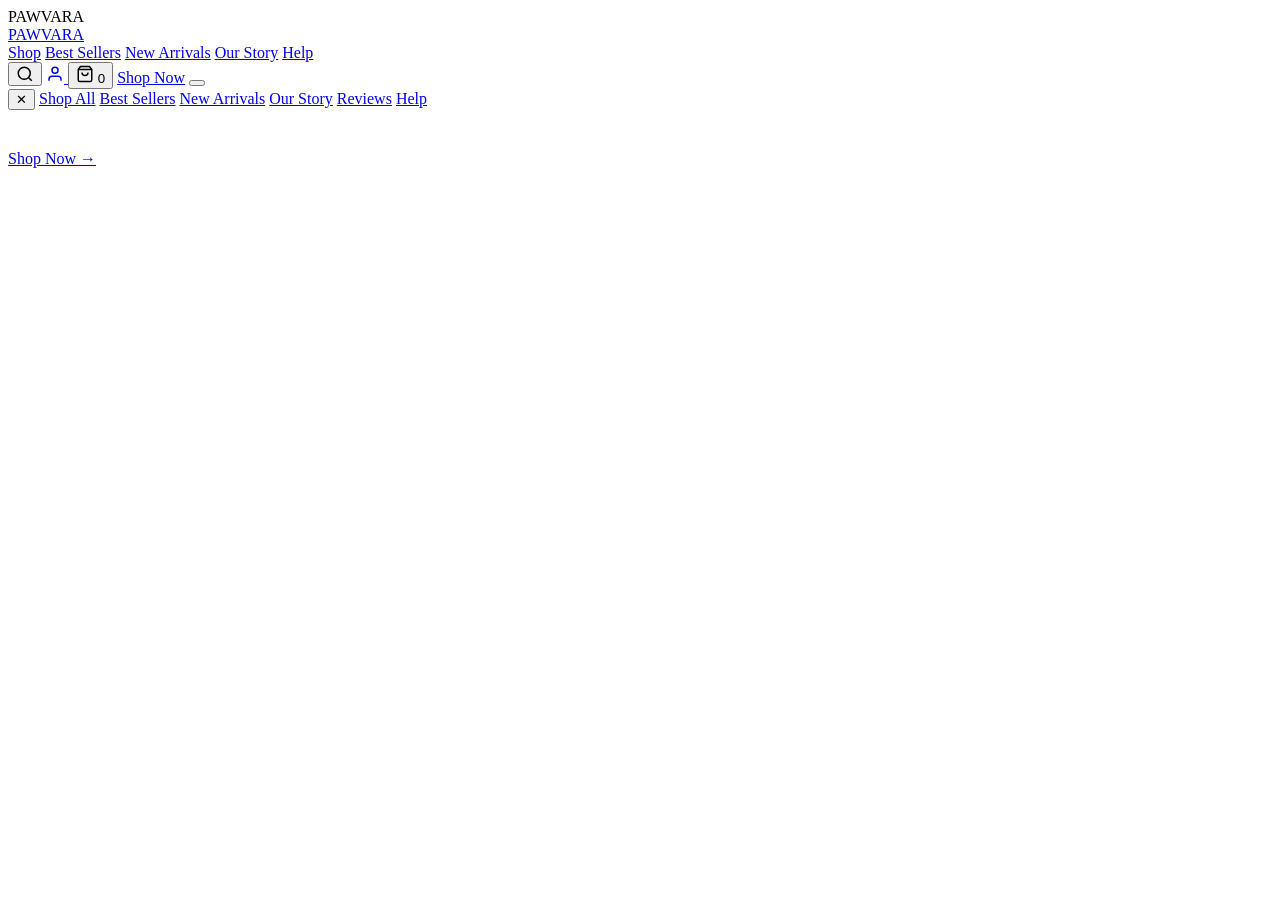
<file: components/header.html>
<!-- ═══════════════════════════════════════
     PAWVARA — header.html component
     Copy this into your page <body> top
═══════════════════════════════════════ -->

<!-- PAGE LOADER -->
<div class="page-loader" id="pageLoader">
  <div class="loader-logo">PAWVARA</div>
  <div class="loader-bar-wrap">
    <div class="loader-bar"></div>
  </div>
</div>

<!-- NAVIGATION -->
<nav class="nav" role="navigation" aria-label="Main navigation">
  <div class="nav-inner">

    <a href="index.html" class="nav-logo" aria-label="Pawvara home">PAWVARA</a>

    <div class="nav-links" role="list">
      <a href="#categories" role="listitem">Shop</a>
      <a href="#best-sellers" role="listitem">Best Sellers</a>
      <a href="#new-arrivals" role="listitem">New Arrivals</a>
      <a href="#why-us" role="listitem">Our Story</a>
      <a href="#faq" role="listitem">Help</a>
    </div>

    <div class="nav-actions">
      <button class="nav-icon-btn" id="searchBtn" aria-label="Search">
        <svg width="18" height="18" viewBox="0 0 24 24" fill="none" stroke="currentColor" stroke-width="2">
          <circle cx="11" cy="11" r="8"/><path d="m21 21-4.35-4.35"/>
        </svg>
      </button>

      <a href="#" class="nav-icon-btn" aria-label="Account">
        <svg width="18" height="18" viewBox="0 0 24 24" fill="none" stroke="currentColor" stroke-width="2">
          <path d="M20 21v-2a4 4 0 0 0-4-4H8a4 4 0 0 0-4 4v2"/><circle cx="12" cy="7" r="4"/>
        </svg>
      </a>

      <button class="nav-icon-btn" id="cartBtn" aria-label="Cart" style="position:relative">
        <svg width="18" height="18" viewBox="0 0 24 24" fill="none" stroke="currentColor" stroke-width="2">
          <path d="M6 2 3 6v14a2 2 0 0 0 2 2h14a2 2 0 0 0 2-2V6l-3-4z"/><line x1="3" y1="6" x2="21" y2="6"/><path d="M16 10a4 4 0 0 1-8 0"/>
        </svg>
        <span class="nav-cart-count" id="cartCount">0</span>
      </button>

      <a href="#best-sellers" class="nav-links nav-cta">Shop Now</a>

      <button class="nav-hamburger" aria-label="Open menu" aria-expanded="false">
        <span></span><span></span><span></span>
      </button>
    </div>

  </div>
</nav>

<!-- MOBILE DRAWER -->
<div class="nav-drawer" role="dialog" aria-modal="true" aria-label="Navigation menu">
  <button class="drawer-close" aria-label="Close menu">✕</button>
  <a href="#categories"   class="drawer-link">Shop All</a>
  <a href="#best-sellers" class="drawer-link">Best Sellers</a>
  <a href="#new-arrivals" class="drawer-link">New Arrivals</a>
  <a href="#why-us"       class="drawer-link">Our Story</a>
  <a href="#testimonials" class="drawer-link">Reviews</a>
  <a href="#faq"          class="drawer-link">Help</a>
  <div style="margin-top:auto;padding-top:40px">
    <a href="#best-sellers" class="btn btn-primary" style="width:100%;justify-content:center">Shop Now →</a>
  </div>
</div>

<div class="nav-overlay" aria-hidden="true"></div>

<!-- TRUST BAR -->
<div class="trust-bar" aria-label="Trust signals" role="marquee">
  <div class="marquee-wrap">
    <div class="trust-bar-inner">
      <div class="marquee-track">
        <!-- Populated by main.js initTrustBar -->
      </div>
    </div>
  </div>
</div>
</file>
